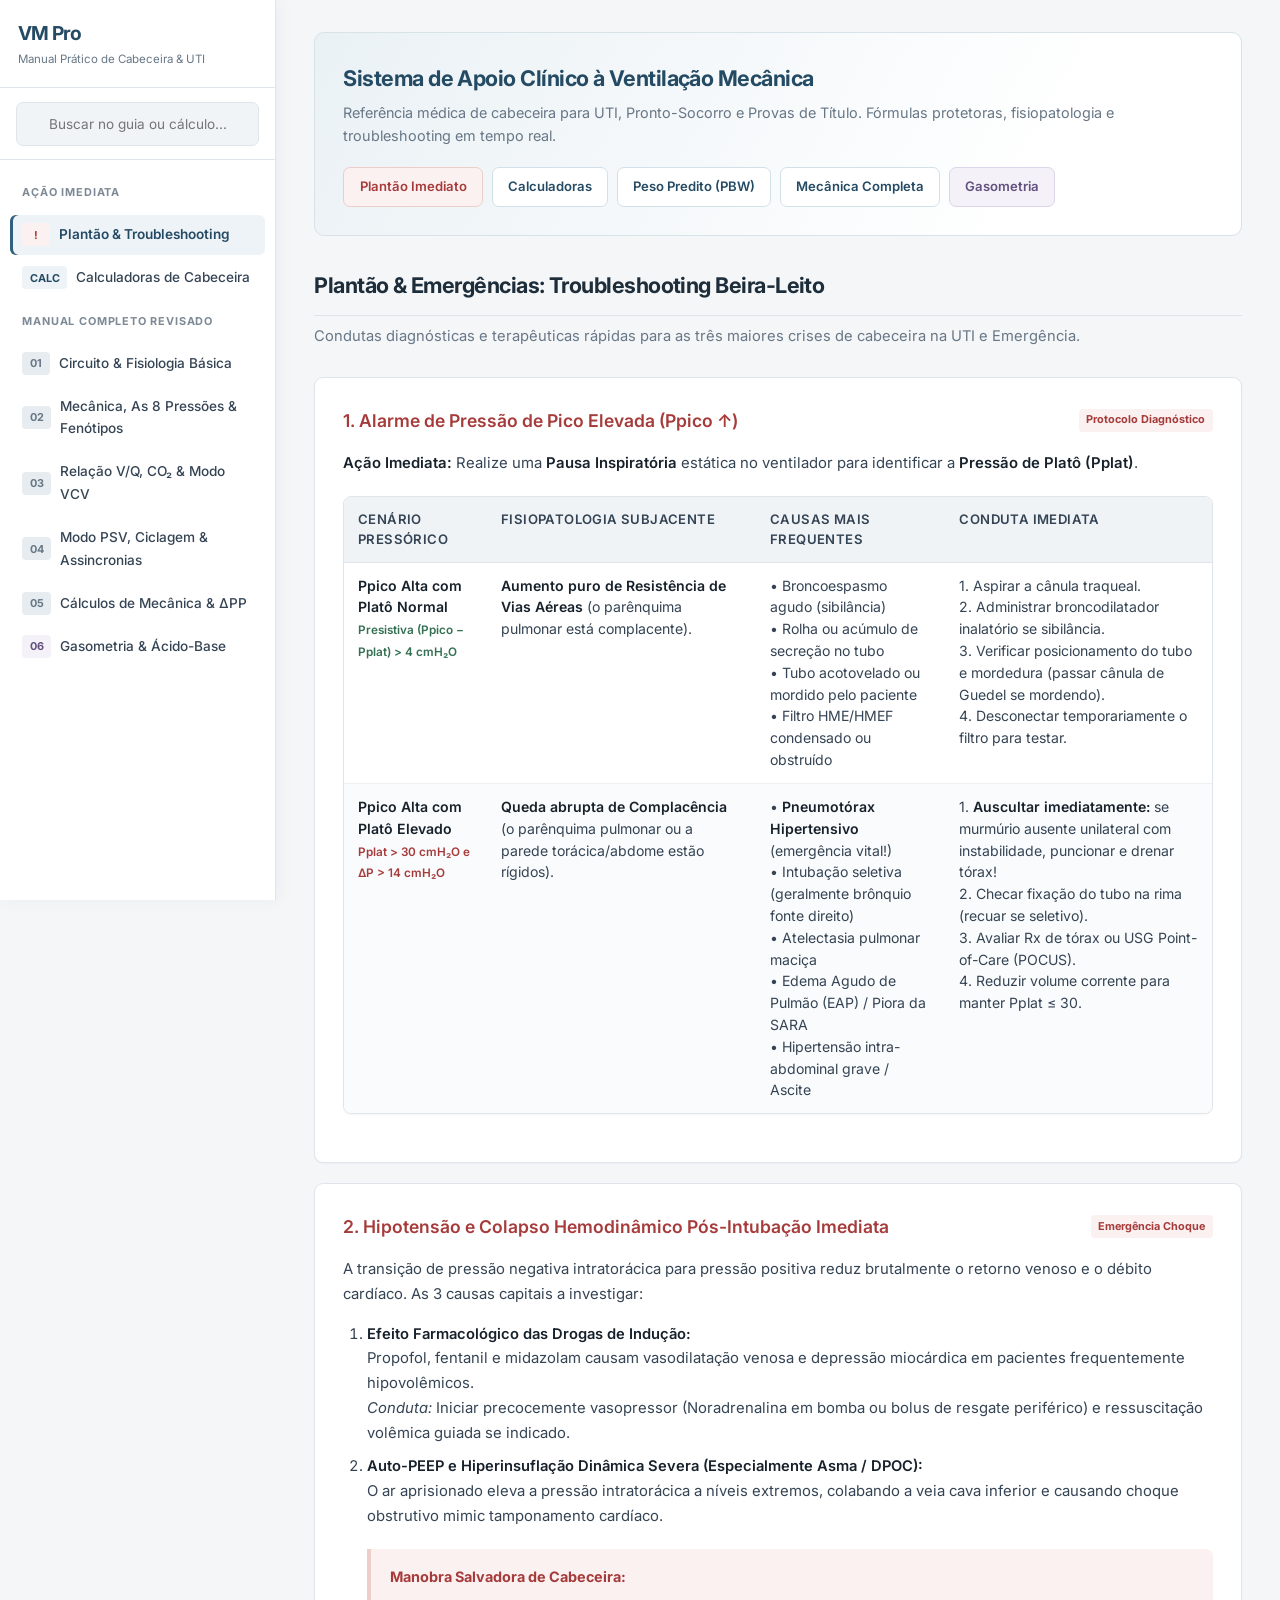
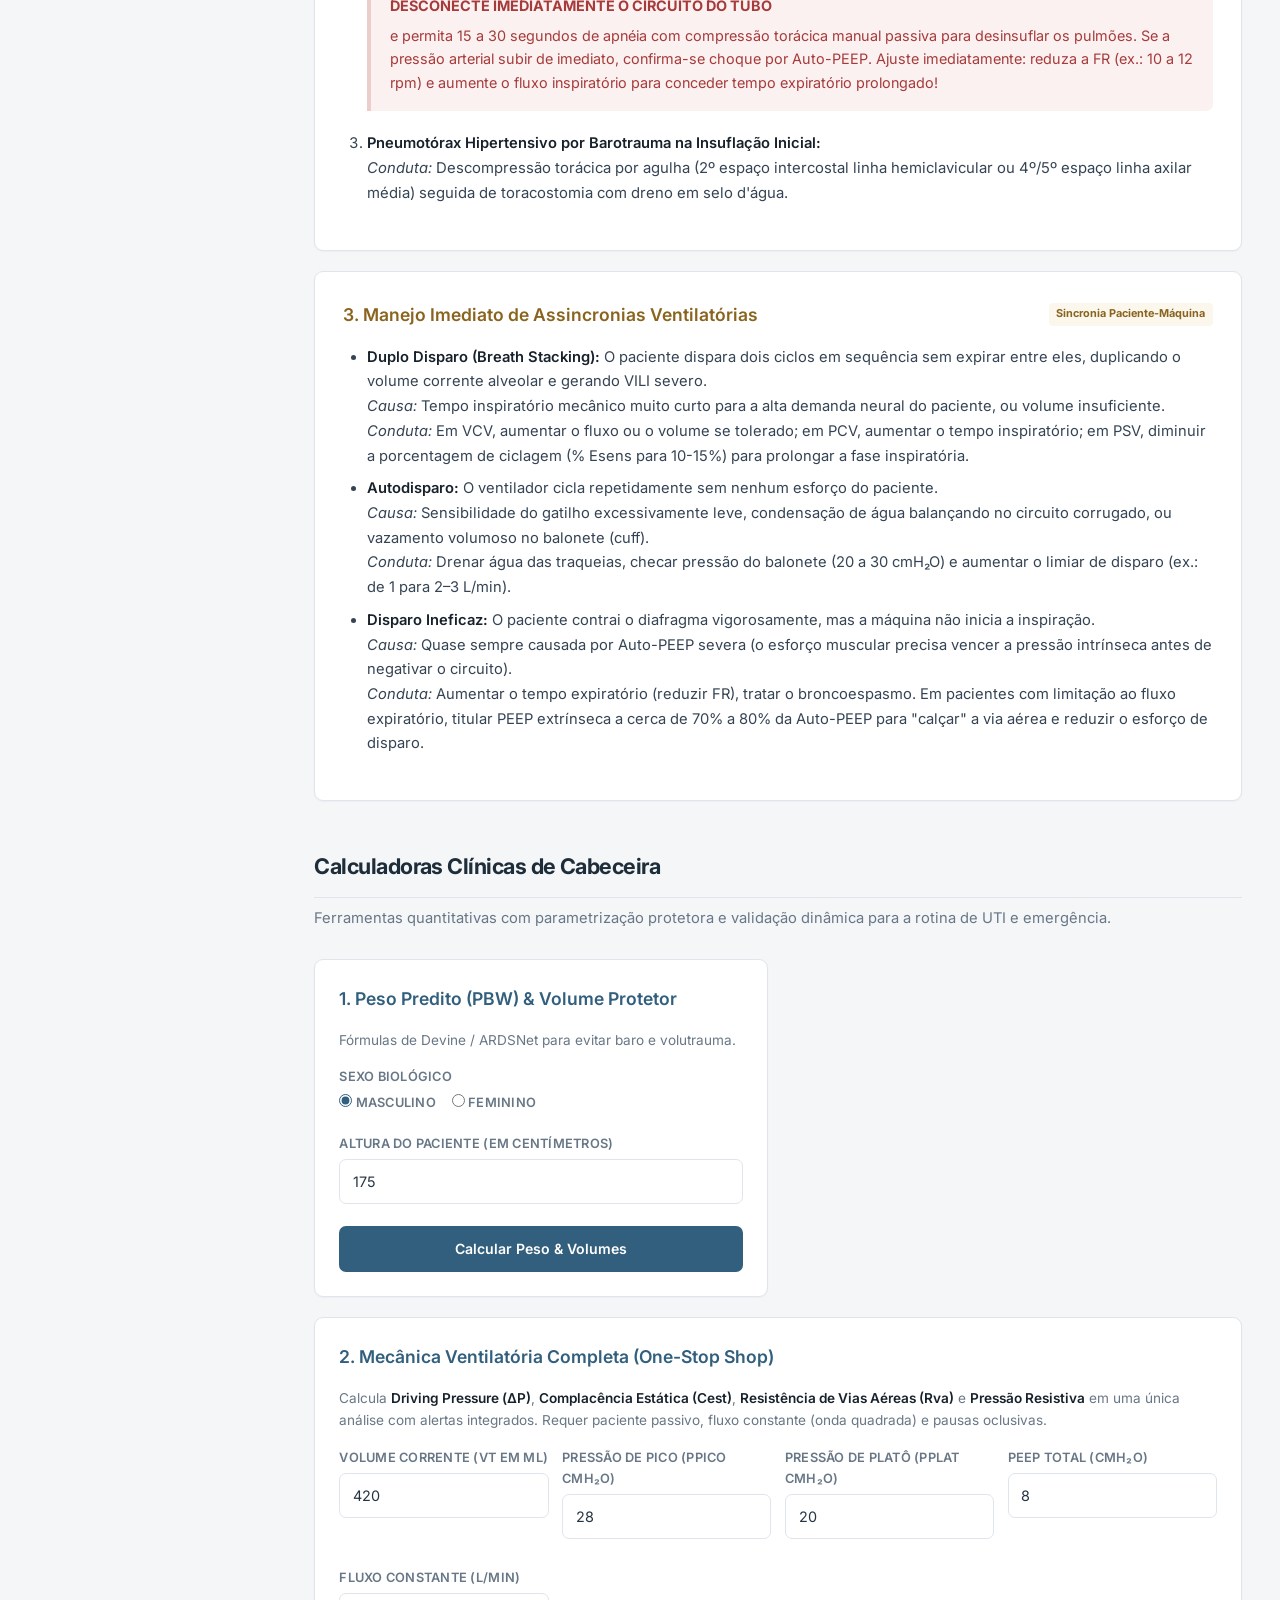
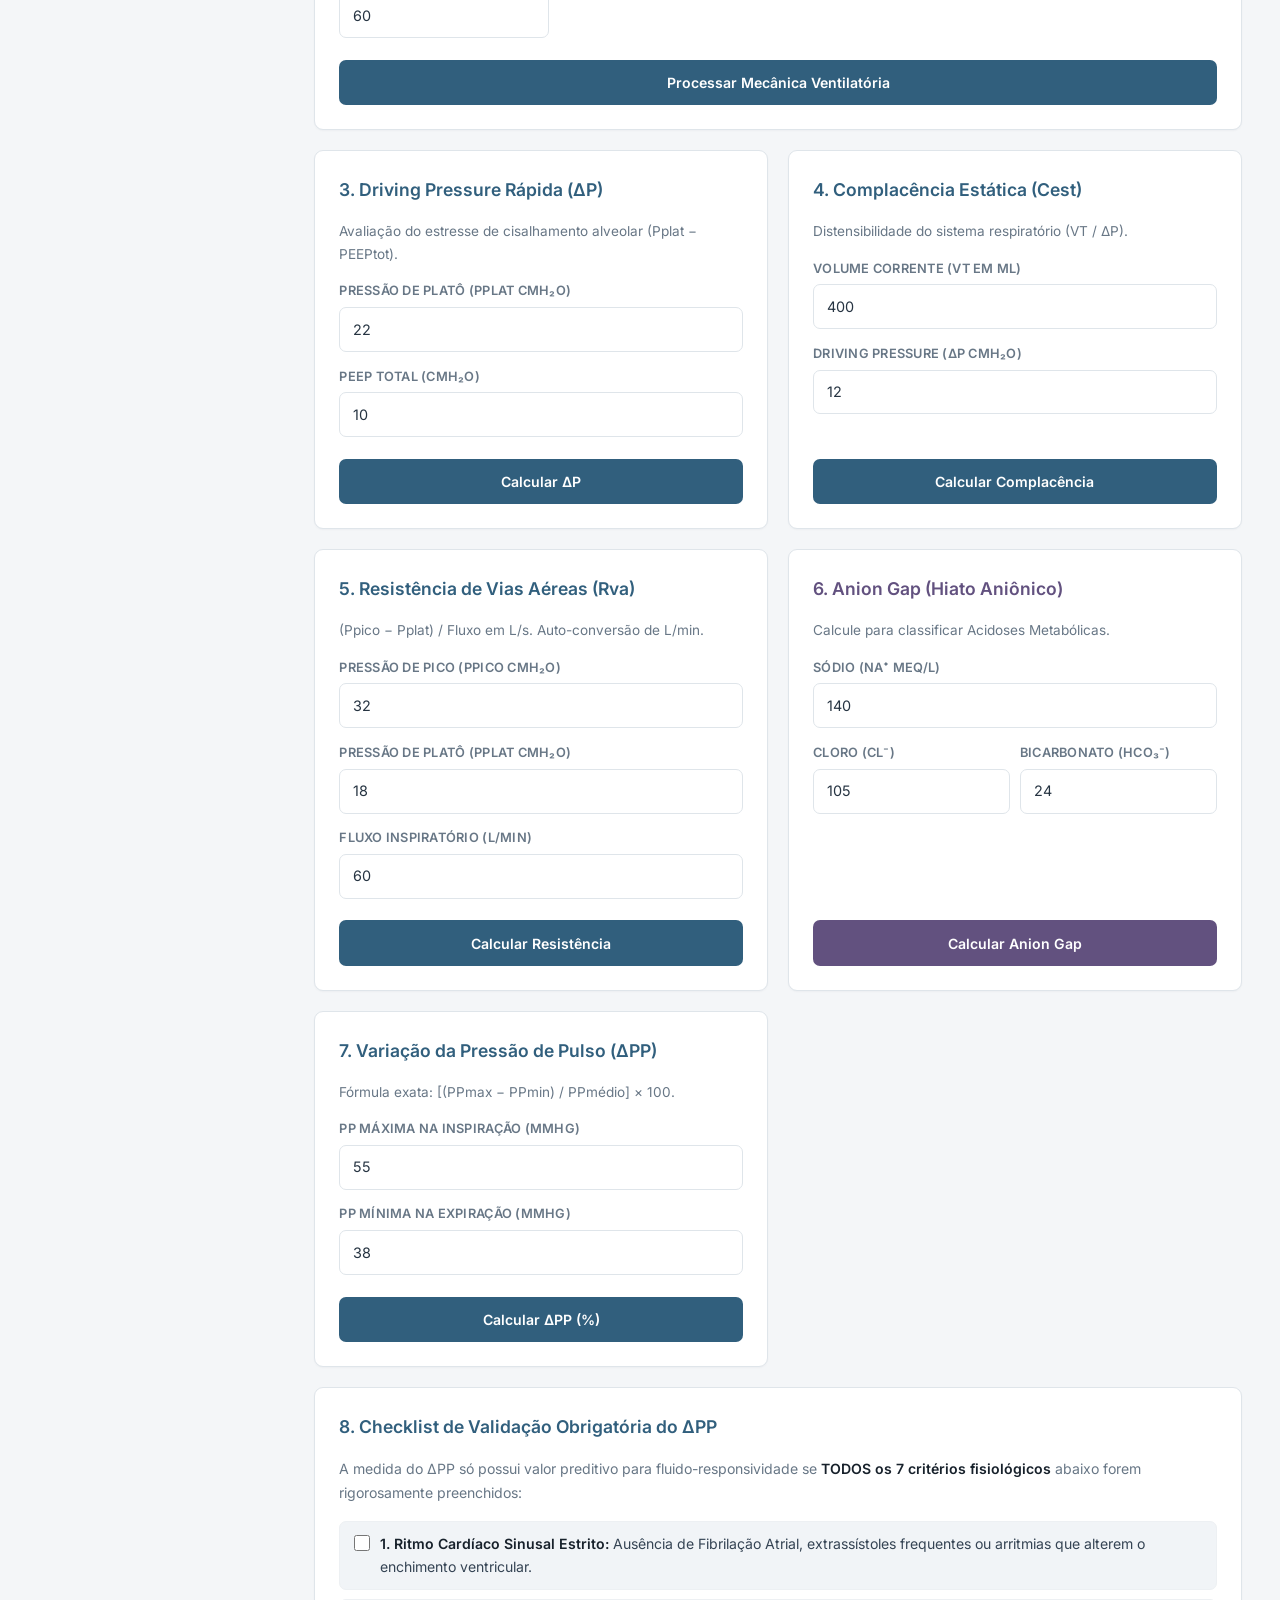
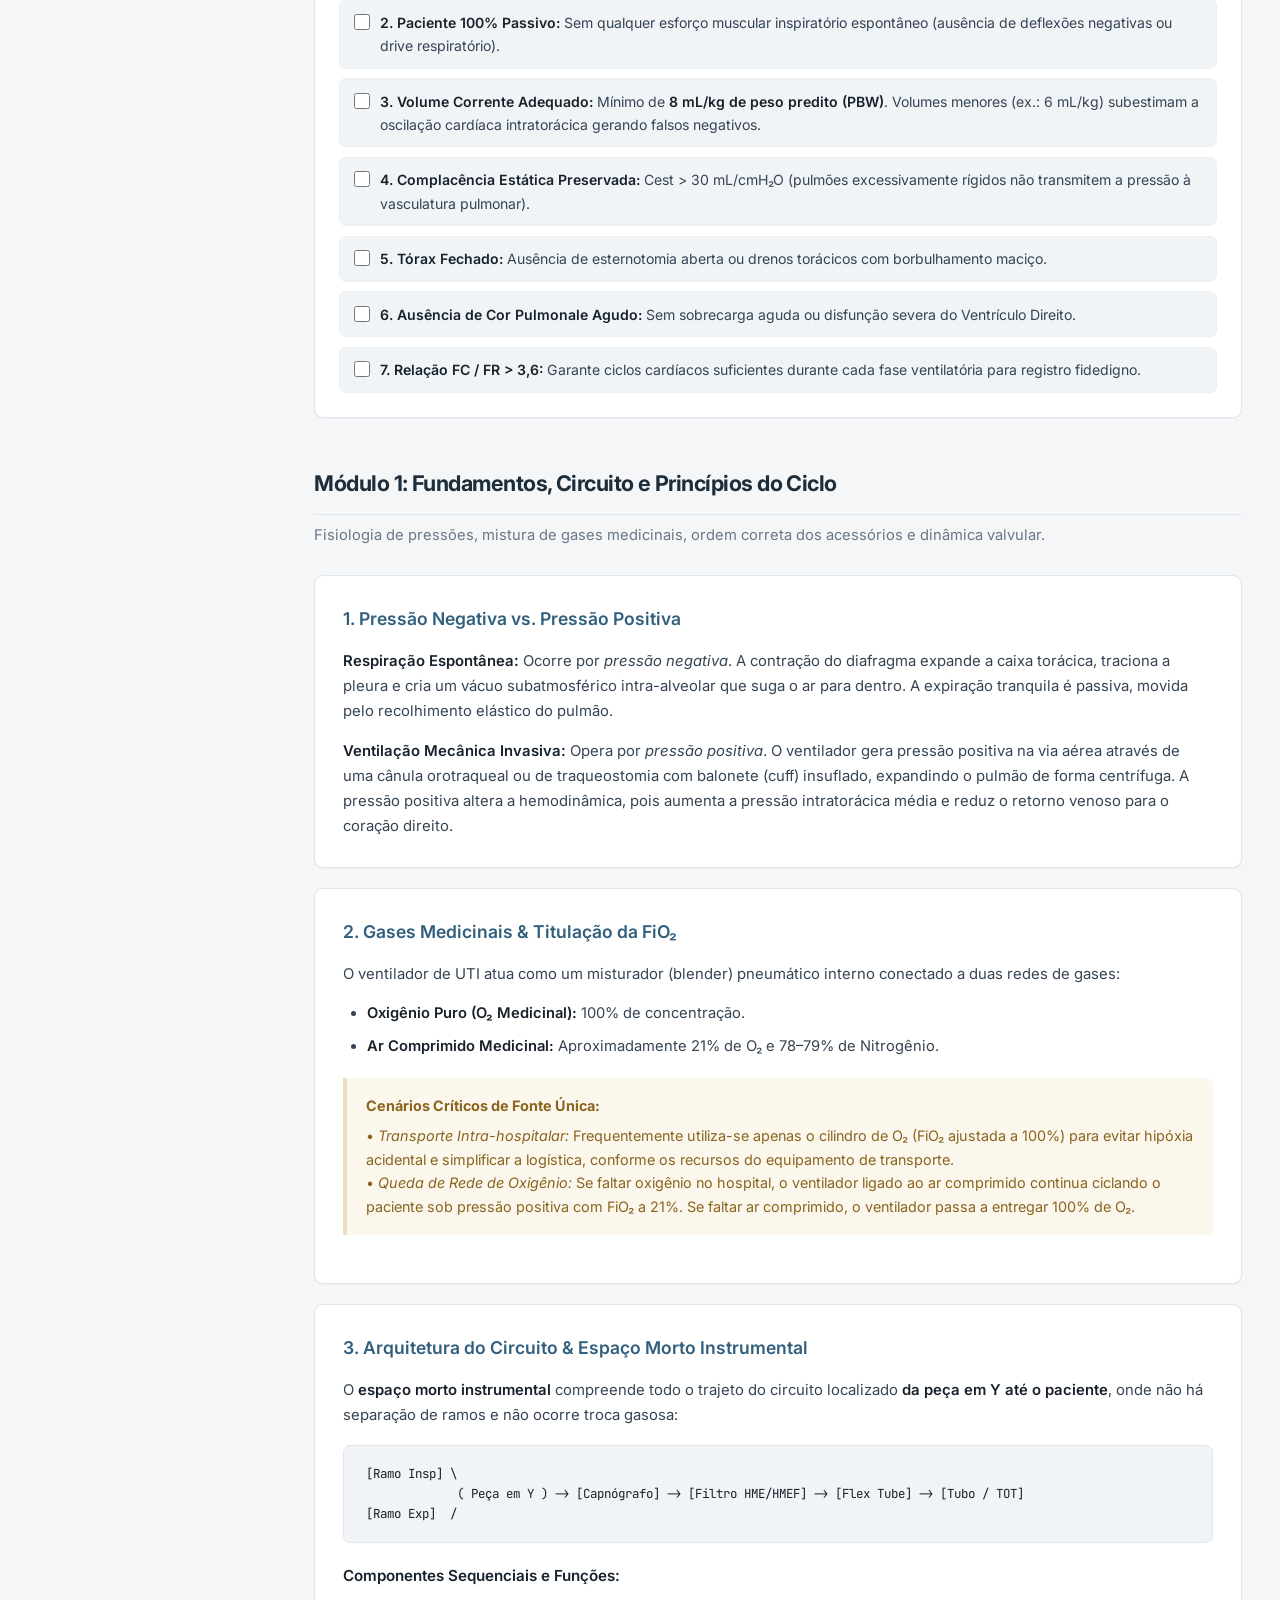
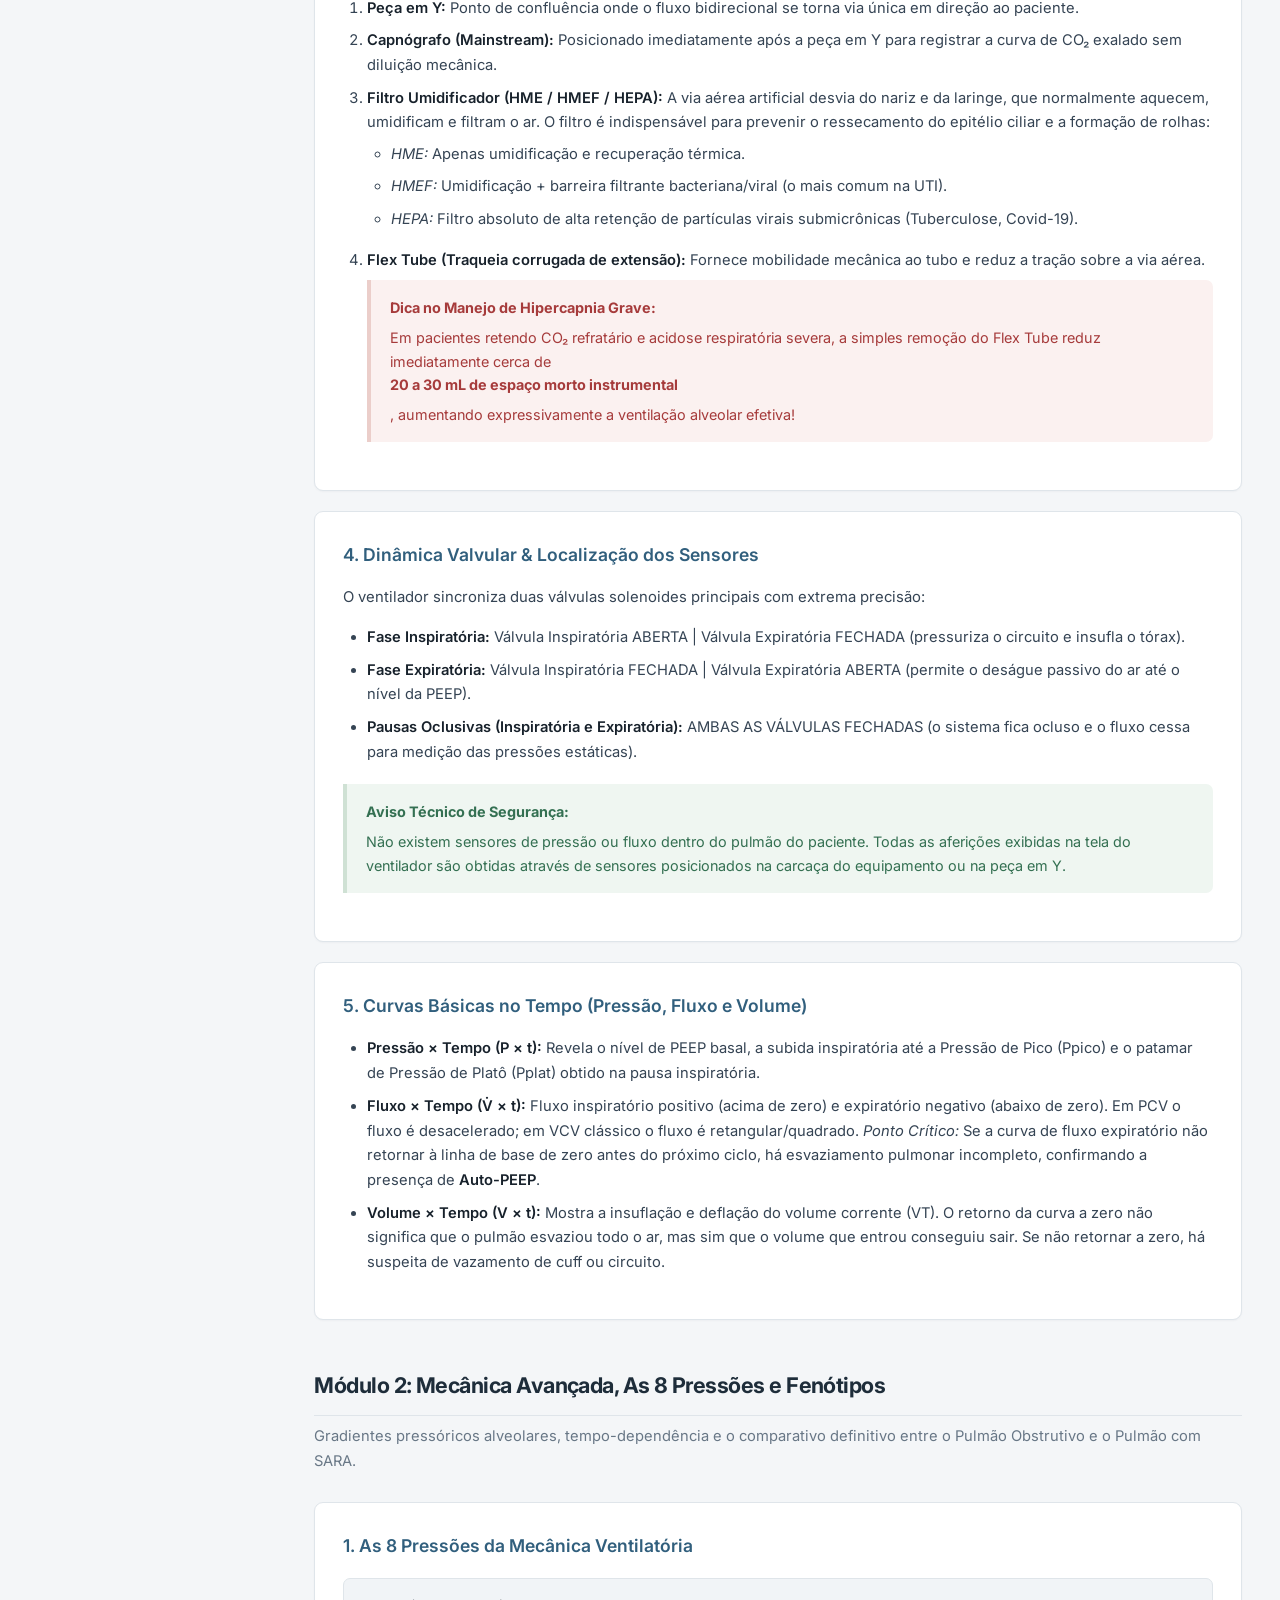
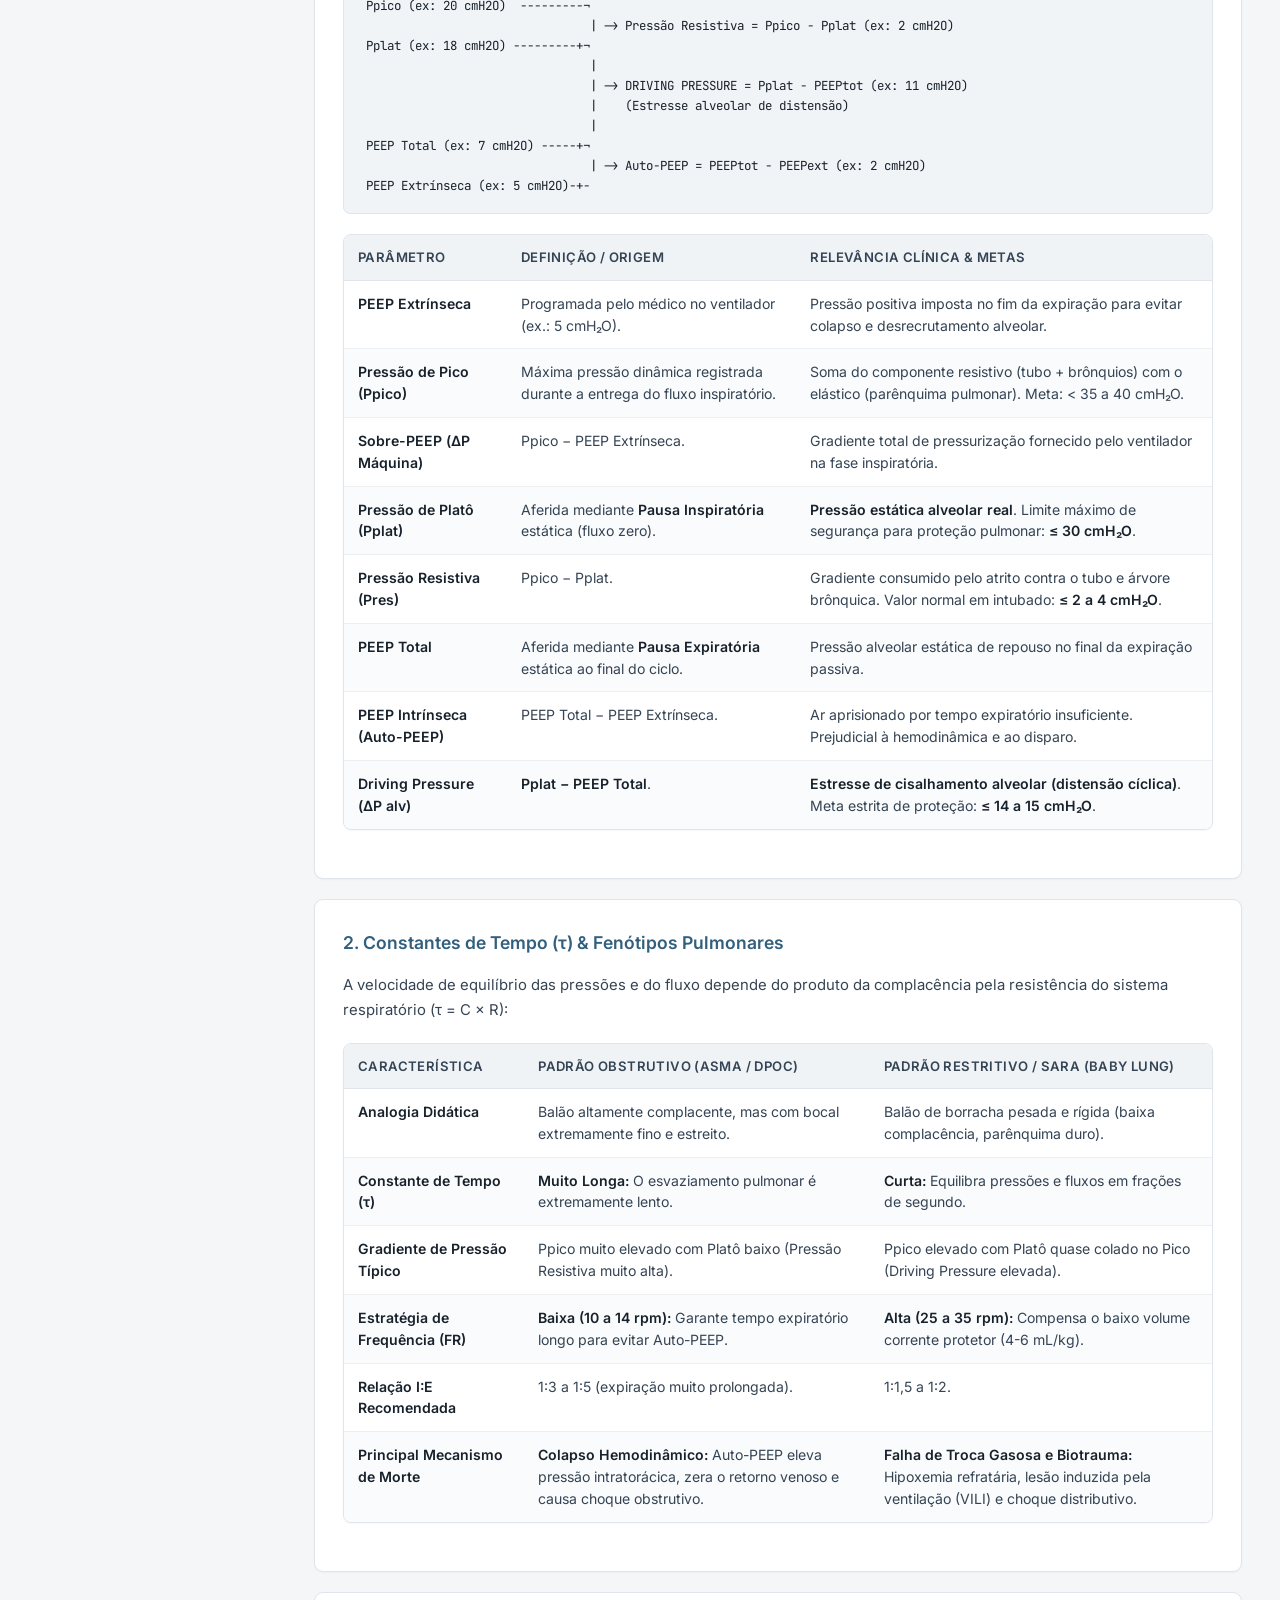
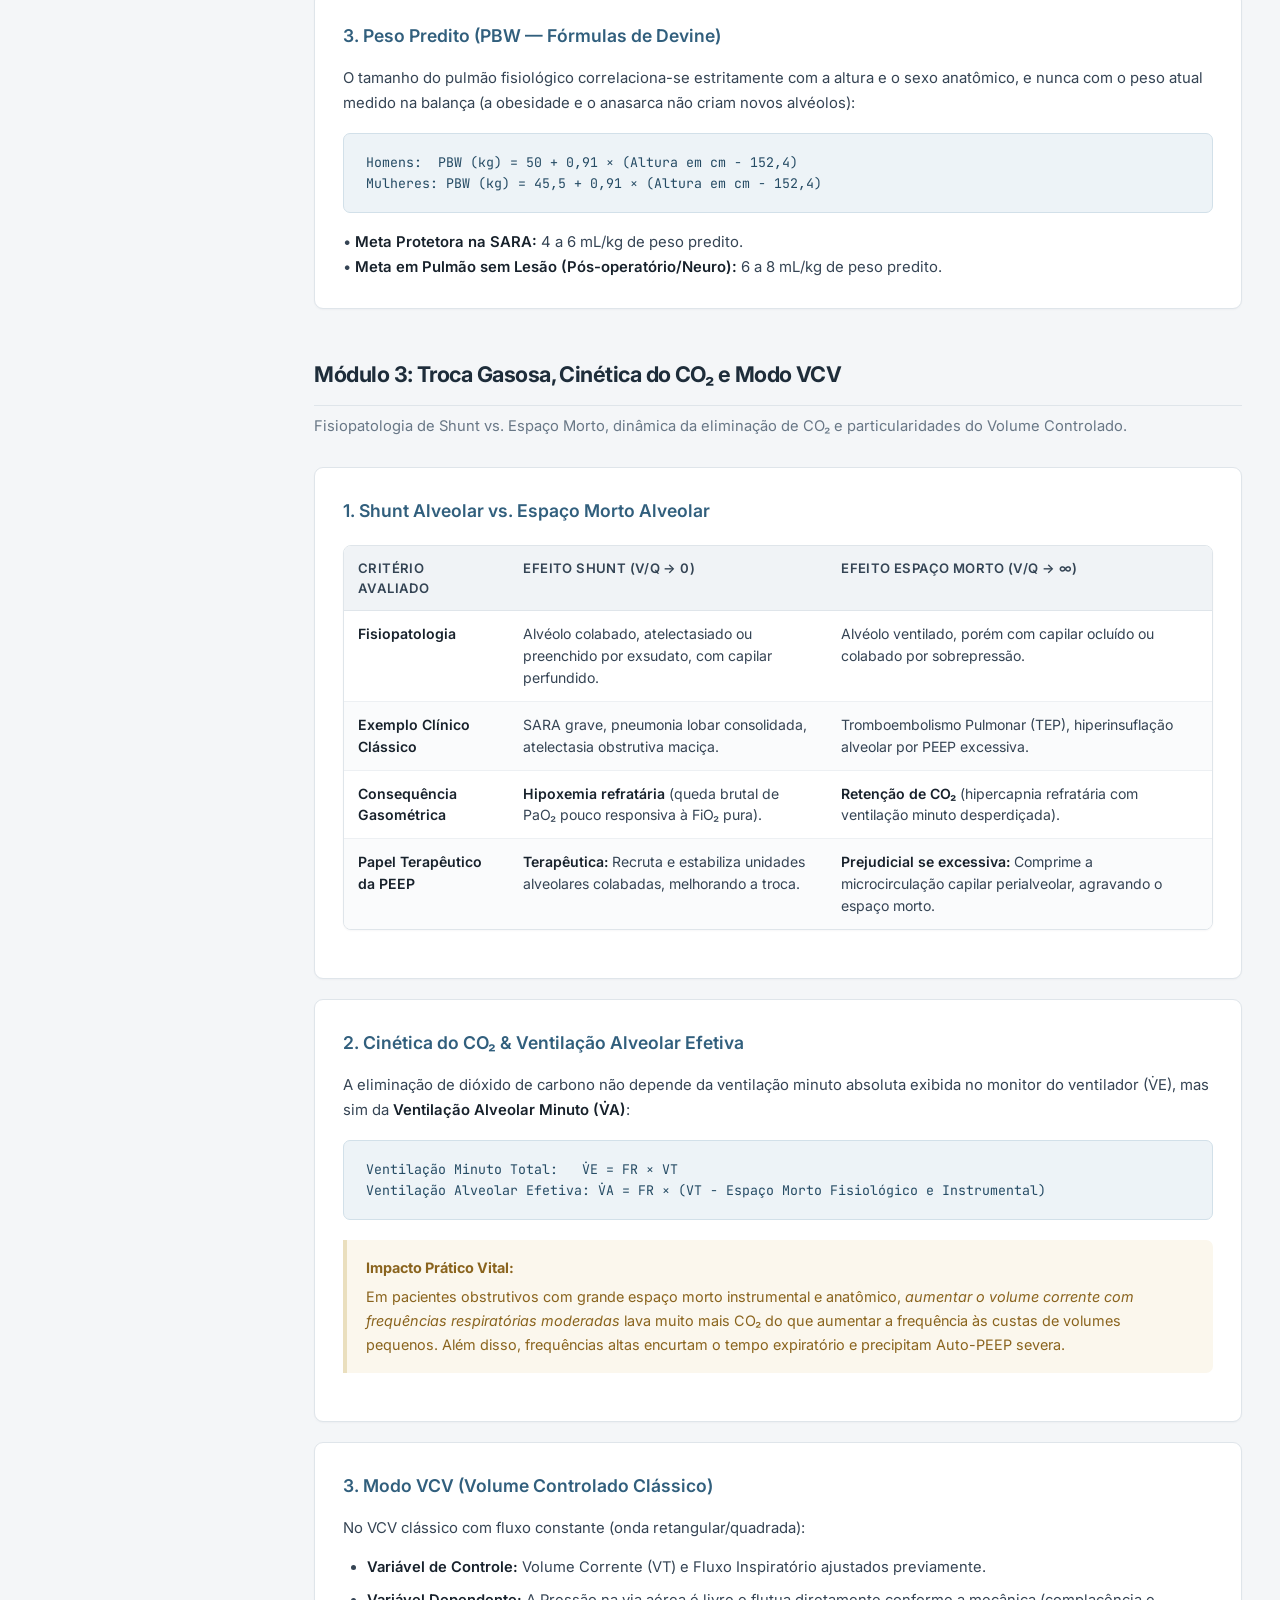
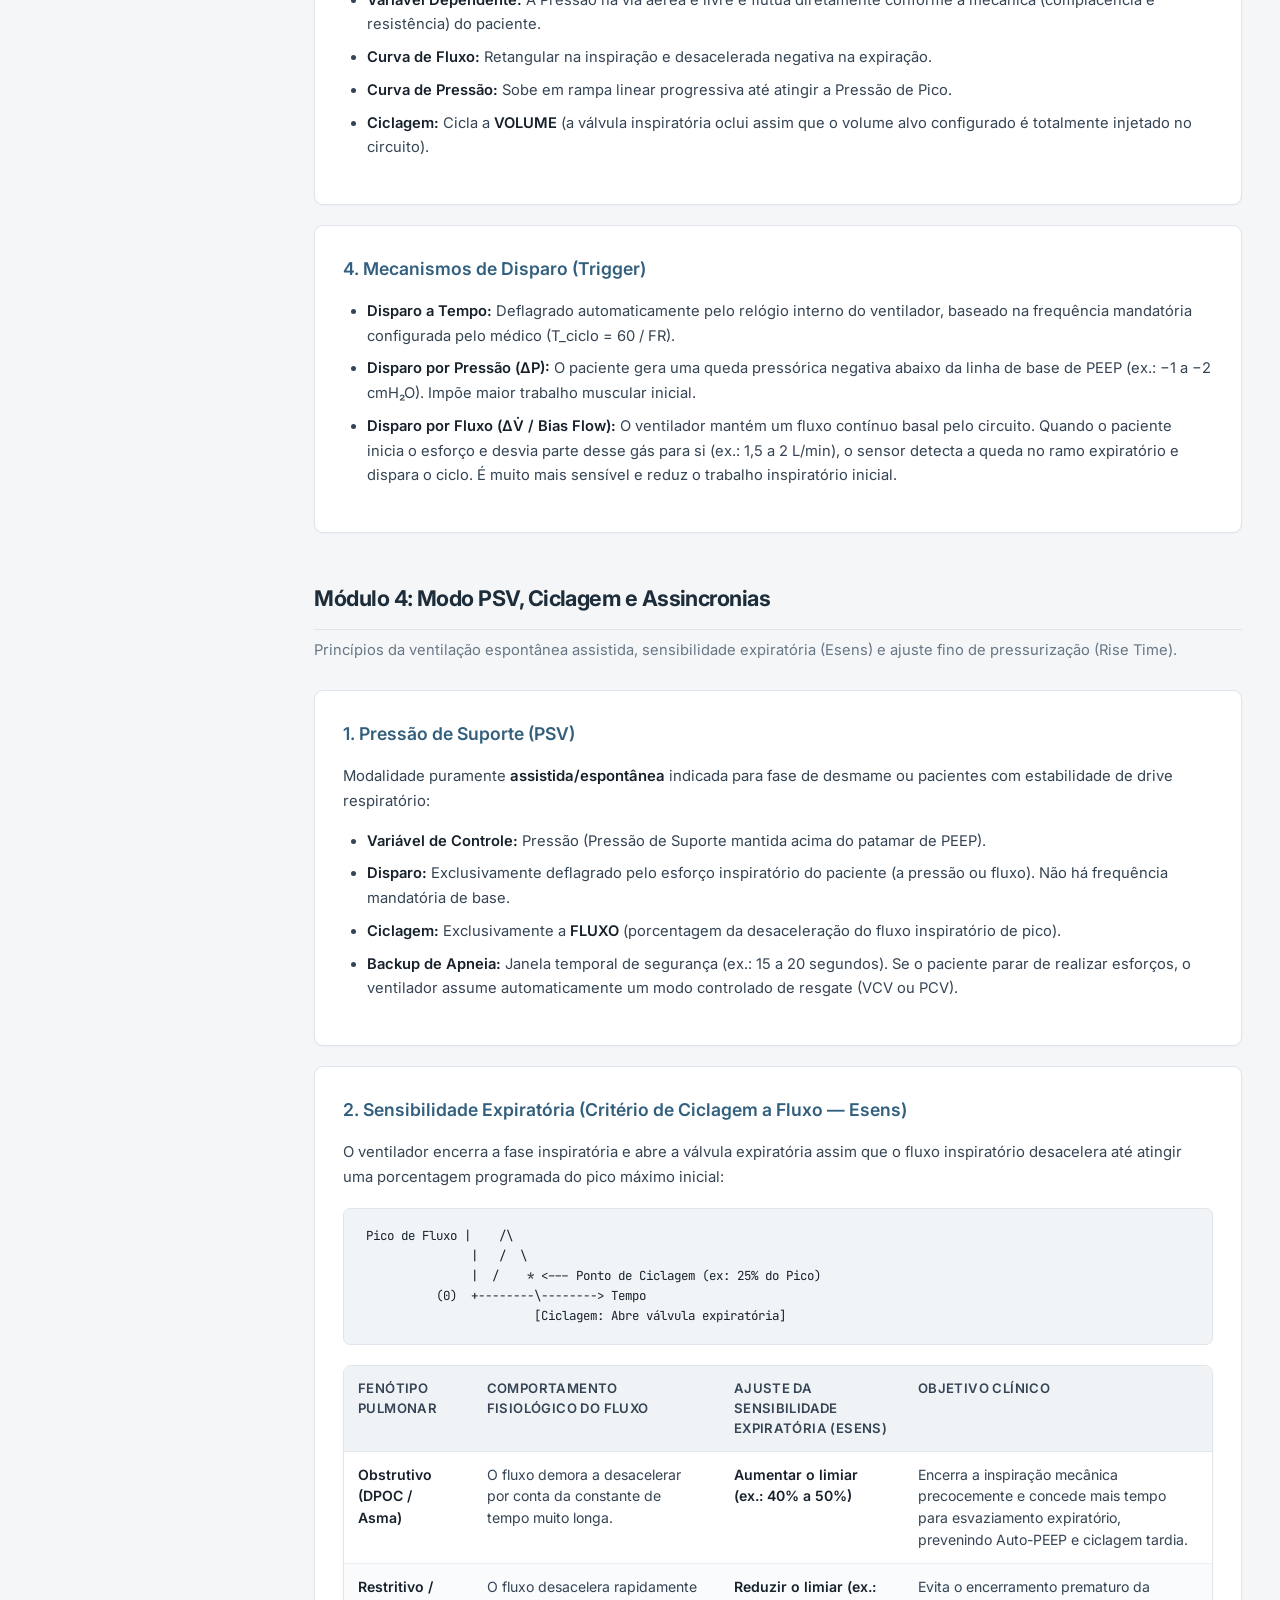
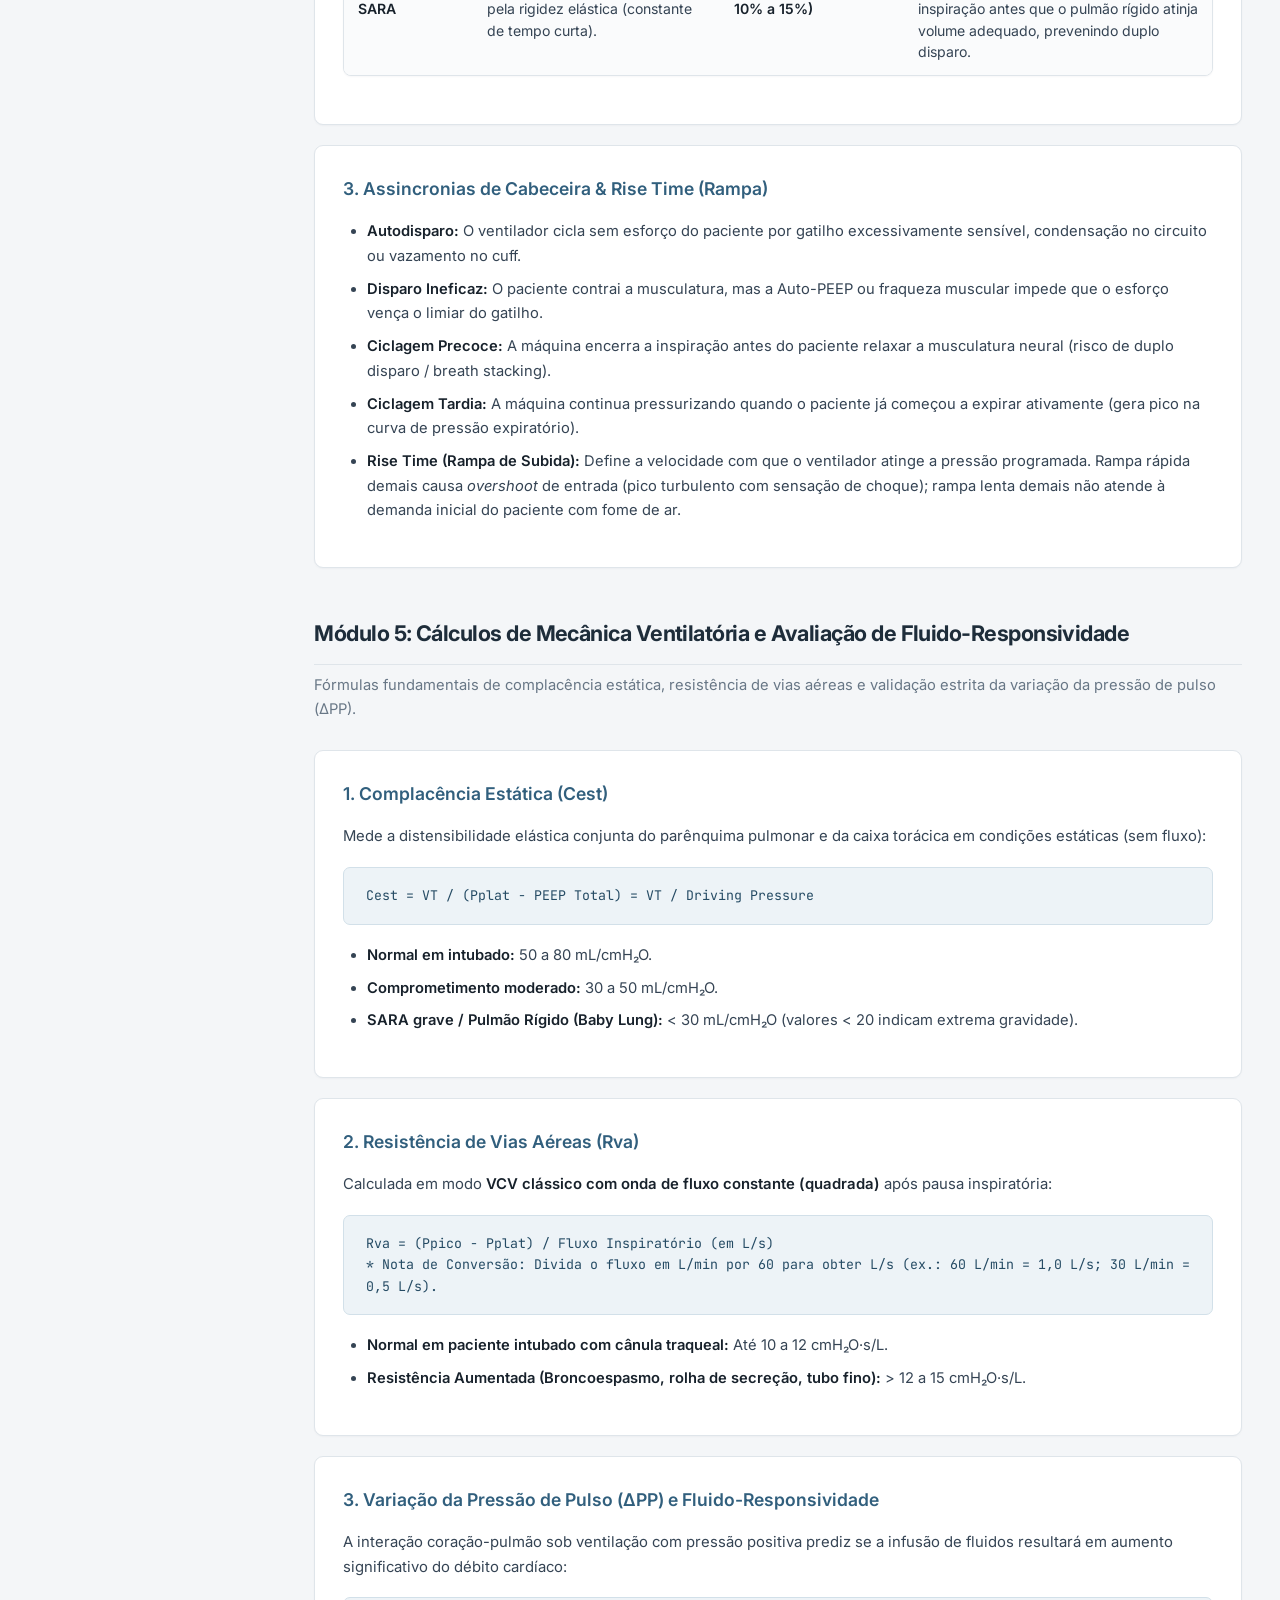
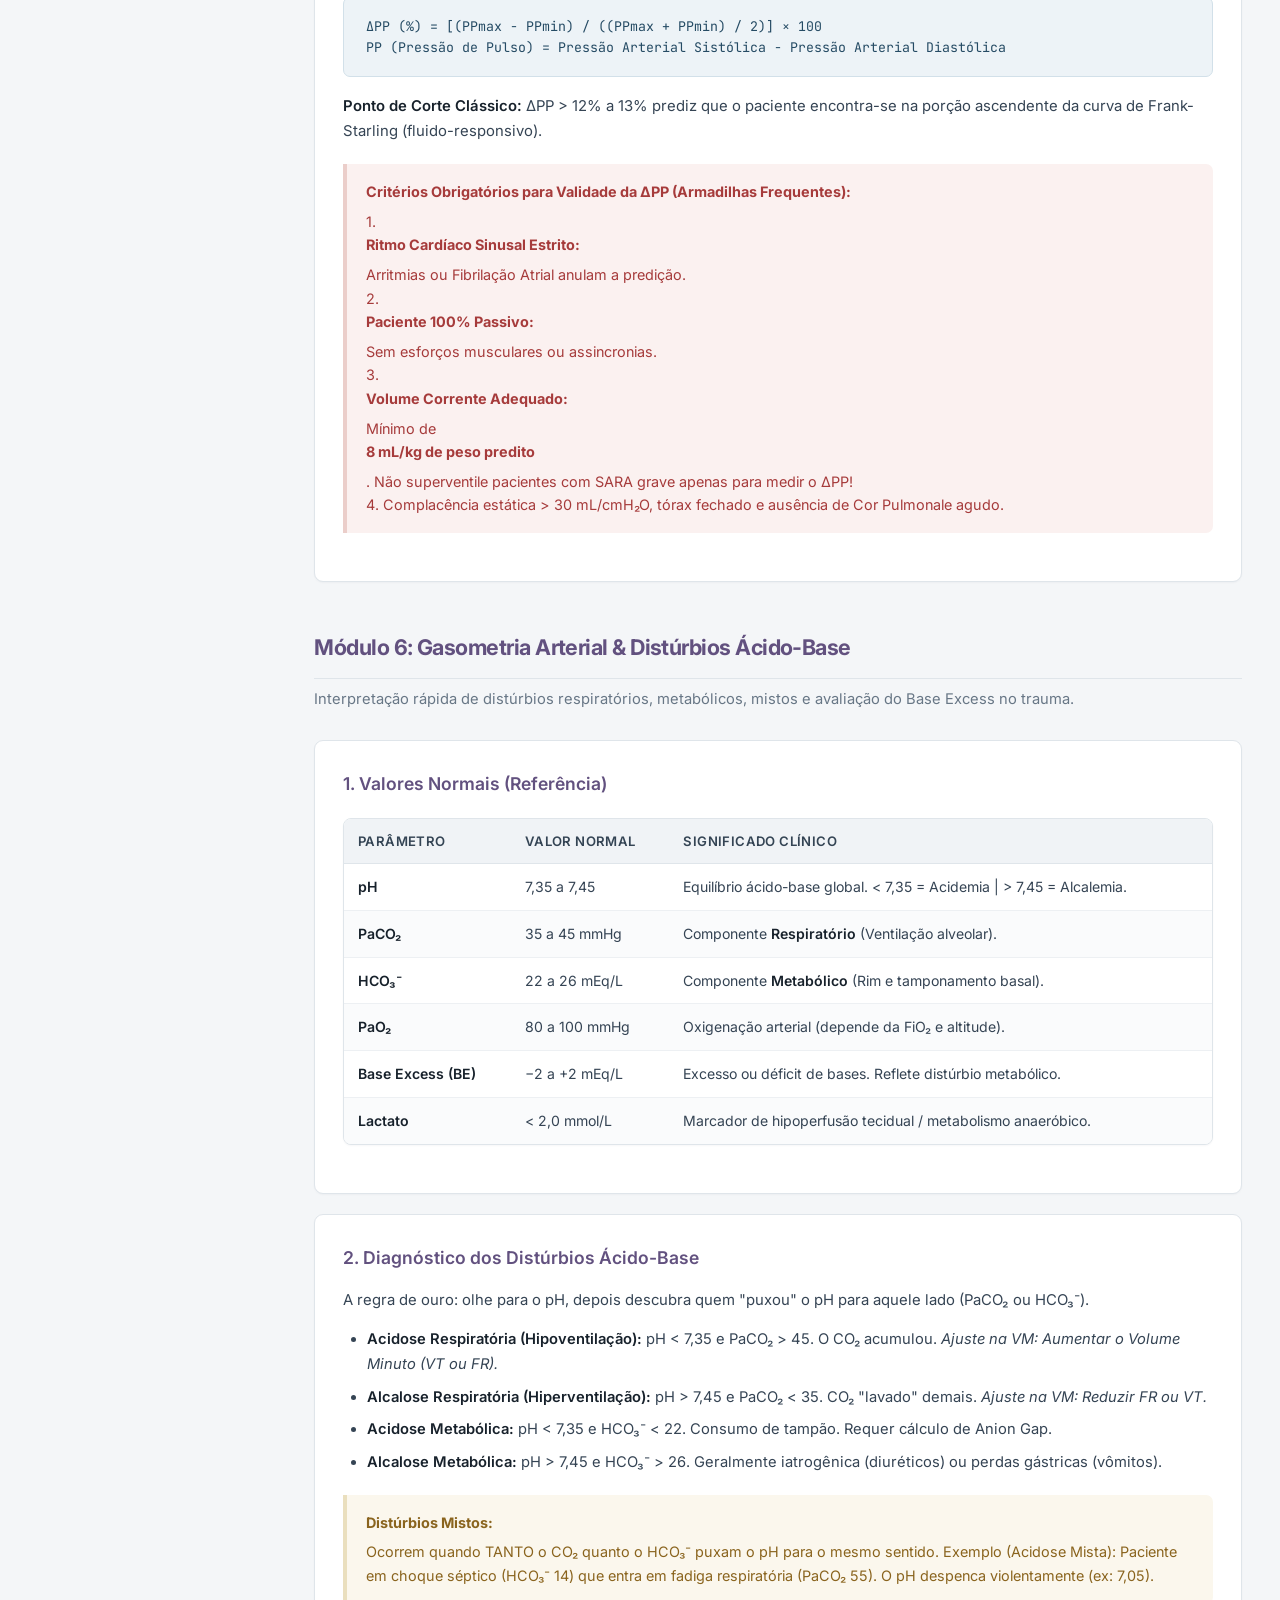
<file: index.html>
<!DOCTYPE html>
<html lang="pt-BR">
<head>
  <meta charset="UTF-8">
  <meta name="viewport" content="width=device-width, initial-scale=1.0">
  <title>VM Pro — Manual Clínico & Decisão em Ventilação Mecânica</title>
  <link rel="preconnect" href="https://fonts.googleapis.com">
  <link rel="preconnect" href="https://fonts.gstatic.com" crossorigin>
  <link href="https://fonts.googleapis.com/css2?family=Inter:wght@400;500;600;700;800&family=JetBrains+Mono:wght@400;500;700&display=swap" rel="stylesheet">
  <style>
:root {
  /* ========== BACKGROUNDS ========== */
  --bg-page: #f6f8fb;
  --bg-sidebar: #ffffff;
  --bg-card: #ffffff;
  --bg-card-hover: #fbfcfe;
  --bg-subtle: #f1f4f9;
  --bg-subtle-2: #e8edf4;

  /* ========== PRIMARY (soft professional blue) ========== */
  --primary: #3b7dd8;
  --primary-hover: #2a68bf;
  --primary-soft: #ebf2fb;
  --primary-border: #c5daf3;
  --primary-text: #1e4b8f;

  /* ========== TEXT ========== */
  --text-strong: #0f172a;
  --text-main: #1f2937;
  --text-body: #374151;
  --text-muted: #6b7280;
  --text-light: #9ca3af;

  /* ========== BORDERS ========== */
  --border: #e5e8ed;
  --border-strong: #d1d6de;
  --border-subtle: #eef1f5;

  /* ========== SEMANTIC ========== */
  --danger-text: #b91c1c;
  --danger-bg: #fef2f2;
  --danger-border: #fecaca;

  --warning-text: #a16207;
  --warning-bg: #fefce8;
  --warning-border: #fde68a;

  --success-text: #15803d;
  --success-bg: #f0fdf4;
  --success-border: #bbf7d0;

  --purple-text: #6d28d9;
  --purple-bg: #faf5ff;
  --purple-border: #e9d5ff;

  /* ========== SHADOWS ========== */
  --shadow-xs: 0 1px 2px rgba(15, 23, 42, 0.04);
  --shadow-sm: 0 1px 3px rgba(15, 23, 42, 0.06), 0 1px 2px rgba(15, 23, 42, 0.03);
  --shadow-md: 0 4px 6px -1px rgba(15, 23, 42, 0.06), 0 2px 4px -1px rgba(15, 23, 42, 0.03);
  --shadow-lg: 0 10px 15px -3px rgba(15, 23, 42, 0.07), 0 4px 6px -2px rgba(15, 23, 42, 0.03);

  --sidebar-width: 290px;
}

* { box-sizing: border-box; margin: 0; padding: 0; }
html { scroll-behavior: smooth; }

body {
  font-family: 'Inter', -apple-system, BlinkMacSystemFont, 'Segoe UI', Roboto, Helvetica, Arial, sans-serif;
  background-color: var(--bg-page);
  color: var(--text-body);
  min-height: 100vh;
  line-height: 1.65;
  -webkit-font-smoothing: antialiased;
  overflow-x: hidden;
}

/* ================= SIDEBAR ================= */
#sidebar {
  width: min(var(--sidebar-width), 85vw);
  background-color: var(--bg-sidebar);
  border-right: 1px solid var(--border);
  position: fixed;
  top: 0; bottom: 0; left: 0;
  display: flex;
  flex-direction: column;
  z-index: 120;
  overflow-y: auto;
  box-shadow: 2px 0 12px rgba(15, 23, 42, 0.04);
  transition: transform 0.3s ease;
}

.brand-header {
  padding: 1.25rem 1.2rem;
  border-bottom: 1px solid var(--border);
  display: flex;
  align-items: center;
  gap: 0.75rem;
}
.brand-icon { font-size: 1.8rem; line-height: 1; }
.brand-title { font-size: 1.2rem; font-weight: 700; color: var(--primary-text); letter-spacing: -0.02em; }
.brand-sub { font-size: 0.72rem; color: var(--text-muted); }

.btn-sidebar-close {
  display: none;
  margin-left: auto;
  width: 32px; height: 32px;
  border-radius: 6px;
  border: 1px solid var(--border);
  background: var(--bg-subtle);
  color: var(--text-body);
  cursor: pointer;
  font-size: 0.95rem;
  align-items: center;
  justify-content: center;
  flex-shrink: 0;
}
.btn-sidebar-close:hover { background: var(--danger-bg); color: var(--danger-text); }

.search-container { padding: 0.85rem 1rem; border-bottom: 1px solid var(--border); }
.search-input-wrapper { position: relative; display: flex; align-items: center; }
.search-input {
  width: 100%;
  padding: 0.6rem 0.75rem 0.6rem 2rem;
  border-radius: 8px;
  border: 1px solid var(--border);
  background-color: var(--bg-subtle);
  color: var(--text-main);
  font-size: 0.85rem;
  outline: none;
  transition: all 0.2s;
}
.search-input:focus {
  border-color: var(--primary);
  background-color: #fff;
  box-shadow: 0 0 0 3px var(--primary-soft);
}
.search-icon-inside { position: absolute; left: 0.7rem; font-size: 0.85rem; color: var(--text-muted); pointer-events: none; }

.nav-list { list-style: none; padding: 0.75rem 0.5rem; flex: 1; }
.nav-category {
  font-size: 0.68rem;
  font-weight: 700;
  text-transform: uppercase;
  color: var(--text-light);
  padding: 0.7rem 0.75rem 0.3rem;
  letter-spacing: 0.06em;
}
.nav-item { margin-bottom: 0.15rem; }
.nav-link {
  display: flex; align-items: center;
  padding: 0.55rem 0.75rem;
  color: var(--text-body);
  text-decoration: none;
  border-radius: 6px;
  font-size: 0.85rem;
  font-weight: 500;
  transition: all 0.15s ease;
  gap: 0.55rem;
}
.nav-link:hover {
  background-color: var(--bg-subtle);
  color: var(--primary-text);
}
.nav-link.active {
  background-color: var(--primary-soft);
  color: var(--primary-text);
  font-weight: 600;
}
.nav-badge {
  font-size: 0.68rem;
  font-weight: 700;
  background-color: var(--bg-subtle-2);
  color: var(--text-muted);
  padding: 0.15rem 0.45rem;
  border-radius: 4px;
  flex-shrink: 0;
  text-align: center;
  min-width: 28px;
}
.nav-badge.danger { background-color: var(--danger-bg); color: var(--danger-text); }
.nav-badge.accent { background-color: var(--primary-soft); color: var(--primary-text); }
.nav-badge.purple { background-color: var(--purple-bg); color: var(--purple-text); }

/* ================= MAIN ================= */
#main-content {
  margin-left: var(--sidebar-width);
  padding: 2.5rem 3rem 6rem;
  max-width: 1150px;
  min-width: 0;
}

.sidebar-backdrop {
  display: none;
  position: fixed;
  inset: 0;
  background: rgba(15, 23, 42, 0.35);
  z-index: 110;
  opacity: 0;
  transition: opacity 0.3s ease;
}
.sidebar-backdrop.active { display: block; opacity: 1; }

.mobile-header {
  display: none;
  background: rgba(255, 255, 255, 0.95);
  backdrop-filter: blur(12px);
  -webkit-backdrop-filter: blur(12px);
  color: var(--text-main);
  padding: 0.85rem 1.25rem;
  position: sticky;
  top: 0;
  z-index: 101;
  justify-content: space-between;
  align-items: center;
  border-bottom: 1px solid var(--border);
}
.mobile-header .brand-title { font-size: 1rem; color: var(--primary-text); }
.btn-mobile-toggle {
  background: var(--primary);
  border: none;
  color: white;
  padding: 0.45rem 0.85rem;
  border-radius: 6px;
  cursor: pointer;
  font-size: 0.82rem;
  font-weight: 600;
  transition: background 0.2s;
}
.btn-mobile-toggle:hover { background: var(--primary-hover); }

/* ================= HERO ================= */
.hero-banner {
  background: linear-gradient(135deg, var(--primary-soft) 0%, #ffffff 100%);
  border: 1px solid var(--primary-border);
  border-radius: 12px;
  padding: 1.75rem;
  margin-bottom: 2rem;
  display: flex;
  justify-content: space-between;
  align-items: center;
  flex-wrap: wrap;
  gap: 1.25rem;
  box-shadow: var(--shadow-sm);
}
.hero-banner-title { font-size: 1.35rem; font-weight: 700; color: var(--primary-text); margin-bottom: 0.35rem; }
.hero-banner-desc { font-size: 0.9rem; color: var(--text-muted); line-height: 1.55; }

.quick-action-pills { display: flex; gap: 0.5rem; flex-wrap: wrap; }
.pill-btn {
  display: inline-flex; align-items: center; gap: 0.4rem;
  padding: 0.5rem 0.95rem;
  border-radius: 20px;
  font-size: 0.82rem;
  font-weight: 600;
  text-decoration: none;
  background: #ffffff;
  color: var(--primary-text);
  border: 1px solid var(--primary-border);
  transition: all 0.2s;
}
.pill-btn:hover {
  background: var(--primary);
  color: #ffffff;
  border-color: var(--primary);
}
.pill-btn.emergency {
  background: var(--danger-bg);
  border-color: var(--danger-border);
  color: var(--danger-text);
}
.pill-btn.emergency:hover { background: var(--danger-text); color: #ffffff; border-color: var(--danger-text); }
.pill-btn.purple {
  background: var(--purple-bg);
  border-color: var(--purple-border);
  color: var(--purple-text);
}
.pill-btn.purple:hover { background: var(--purple-text); color: #ffffff; border-color: var(--purple-text); }

/* ================= SECTIONS & CARDS ================= */
.module-section { margin-bottom: 3.5rem; scroll-margin-top: 1.5rem; }
.section-title {
  font-size: 1.45rem;
  font-weight: 700;
  color: var(--text-strong);
  margin-bottom: 0.5rem;
  display: flex;
  align-items: center;
  gap: 0.6rem;
  padding-bottom: 0.75rem;
  border-bottom: 1px solid var(--border);
}
.section-desc { font-size: 0.92rem; color: var(--text-muted); margin-bottom: 1.75rem; }

.card {
  background: var(--bg-card);
  border: 1px solid var(--border);
  border-radius: 12px;
  padding: 1.75rem;
  margin-bottom: 1.25rem;
  box-shadow: var(--shadow-xs);
  transition: box-shadow 0.2s, border-color 0.2s;
}
.card:hover {
  box-shadow: var(--shadow-sm);
  border-color: var(--border-strong);
}
.card-header {
  font-size: 1.1rem;
  font-weight: 600;
  color: var(--primary-text);
  margin-bottom: 1rem;
  display: flex;
  justify-content: space-between;
  align-items: center;
  flex-wrap: wrap;
  gap: 0.5rem;
}
.card-header.danger { color: var(--danger-text); }
.card-header.warning { color: var(--warning-text); }
.card-header.purple { color: var(--purple-text); }

h4 {
  font-size: 0.95rem;
  font-weight: 600;
  color: var(--text-strong);
  margin: 1.25rem 0 0.5rem 0;
}

p {
  margin-bottom: 0.9rem;
  color: var(--text-body);
  font-size: 0.93rem;
  line-height: 1.7;
}
p:last-child { margin-bottom: 0; }

ul, ol {
  padding-left: 1.5rem;
  margin-bottom: 1rem;
  color: var(--text-body);
}
li {
  margin-bottom: 0.5rem;
  color: var(--text-body);
  font-size: 0.92rem;
  line-height: 1.65;
}
li > ul, li > ol { margin-top: 0.4rem; }

strong { color: var(--text-strong); font-weight: 600; }
em { color: var(--text-body); font-style: italic; }

/* ================= TABLES ================= */
.table-responsive {
  overflow-x: auto;
  margin: 1.25rem 0;
  border-radius: 10px;
  border: 1px solid var(--border);
  background: #ffffff;
  -webkit-overflow-scrolling: touch;
  box-shadow: var(--shadow-xs);
}
table {
  width: 100%;
  border-collapse: collapse;
  font-size: 0.88rem;
  text-align: left;
  min-width: 500px;
}
th, td {
  padding: 0.85rem 1rem;
  border-bottom: 1px solid var(--border-subtle);
  vertical-align: top;
  line-height: 1.55;
}
th {
  background-color: var(--bg-subtle);
  color: var(--text-strong);
  font-weight: 600;
  font-size: 0.82rem;
  text-transform: uppercase;
  letter-spacing: 0.03em;
  border-bottom: 1px solid var(--border);
}
tr:nth-child(even) td { background-color: #fbfcfe; }
tr:hover td { background-color: var(--bg-subtle); }
tr:last-child td { border-bottom: none; }

/* ================= CALLOUTS ================= */
.callout {
  border-left: 4px solid;
  padding: 1rem 1.15rem;
  border-radius: 0 8px 8px 0;
  margin: 1.25rem 0;
  font-size: 0.9rem;
  line-height: 1.65;
}
.callout-warning {
  background-color: var(--warning-bg);
  border-color: var(--warning-border);
  color: var(--warning-text);
}
.callout-danger {
  background-color: var(--danger-bg);
  border-color: var(--danger-border);
  color: var(--danger-text);
}
.callout-success {
  background-color: var(--success-bg);
  border-color: var(--success-border);
  color: var(--success-text);
}
.callout strong {
  display: block;
  margin-bottom: 0.35rem;
  font-weight: 700;
  color: inherit;
}
.callout em { color: inherit; }

/* ================= FORMULA / DIAGRAM BOXES ================= */
.formula-box, .diagram-box {
  background-color: var(--primary-soft);
  border: 1px solid var(--primary-border);
  color: var(--primary-text);
  padding: 1.1rem 1.35rem;
  border-radius: 8px;
  font-family: 'JetBrains Mono', 'Consolas', monospace;
  font-size: 0.83rem;
  margin: 1.1rem 0;
  overflow-x: auto;
  white-space: pre-wrap;
  line-height: 1.6;
  -webkit-overflow-scrolling: touch;
}
.diagram-box {
  background-color: var(--bg-subtle);
  border-color: var(--border);
  color: var(--text-strong);
  white-space: pre;
  font-size: 0.78rem;
}

/* ================= CALCULATORS ================= */
.calc-grid {
  display: grid;
  grid-template-columns: repeat(auto-fit, minmax(320px, 1fr));
  gap: 1.25rem;
  margin-top: 1rem;
}
.calc-item {
  background: var(--bg-card);
  border: 1px solid var(--border);
  border-radius: 12px;
  padding: 1.5rem;
  display: flex;
  flex-direction: column;
  justify-content: space-between;
  box-shadow: var(--shadow-xs);
  transition: box-shadow 0.2s, border-color 0.2s;
}
.calc-item:hover { box-shadow: var(--shadow-sm); border-color: var(--border-strong); }
.calc-item.full-width { grid-column: 1 / -1; }

.form-group { margin-bottom: 0.85rem; }
.form-group label {
  display: block;
  font-size: 0.8rem;
  font-weight: 600;
  color: var(--text-muted);
  margin-bottom: 0.35rem;
  text-transform: uppercase;
  letter-spacing: 0.02em;
}
.form-input, .form-select {
  width: 100%;
  padding: 0.6rem 0.8rem;
  border: 1px solid var(--border);
  border-radius: 7px;
  font-size: 0.9rem;
  font-family: inherit;
  outline: none;
  background: #ffffff;
  color: var(--text-main);
  transition: border-color 0.2s, box-shadow 0.2s;
}
.form-input:focus, .form-select:focus {
  border-color: var(--primary);
  box-shadow: 0 0 0 3px var(--primary-soft);
}

.radio-group { display: flex; gap: 1rem; margin-top: 0.25rem; flex-wrap: wrap; }
.radio-label {
  display: inline-flex;
  align-items: center;
  gap: 0.4rem;
  font-size: 0.88rem;
  color: var(--text-body);
  cursor: pointer;
}
.radio-label input { accent-color: var(--primary); }

.btn-calc {
  background-color: var(--primary);
  color: #ffffff;
  border: none;
  padding: 0.7rem 1rem;
  border-radius: 7px;
  font-size: 0.88rem;
  font-weight: 600;
  cursor: pointer;
  width: 100%;
  margin-top: 0.5rem;
  transition: background 0.15s, transform 0.1s;
}
.btn-calc:hover { background-color: var(--primary-hover); }
.btn-calc:active { transform: translateY(1px); }
.btn-calc.purple { background-color: var(--purple-text); }
.btn-calc.purple:hover { background-color: #5b21b6; }

.result-badge {
  margin-top: 1rem;
  padding: 0.9rem 1rem;
  border-radius: 8px;
  font-size: 0.88rem;
  line-height: 1.6;
  background-color: var(--bg-subtle);
  border: 1px solid var(--border);
  color: var(--text-body);
}
.result-badge.success { background-color: var(--success-bg); border-color: var(--success-border); color: var(--success-text); }
.result-badge.danger { background-color: var(--danger-bg); border-color: var(--danger-border); color: var(--danger-text); }
.result-badge.warning { background-color: var(--warning-bg); border-color: var(--warning-border); color: var(--warning-text); }
.result-badge strong { color: inherit; }

/* ================= CHECKLIST ================= */
.checklist-form { display: flex; flex-direction: column; gap: 0.6rem; margin-top: 1rem; }
.check-item {
  font-size: 0.88rem;
  display: flex;
  align-items: flex-start;
  gap: 0.65rem;
  cursor: pointer;
  background: var(--bg-subtle);
  padding: 0.65rem 0.85rem;
  border-radius: 7px;
  border: 1px solid var(--border-subtle);
  transition: background 0.2s, border-color 0.2s;
  color: var(--text-body);
}
.check-item:hover { background: var(--bg-subtle-2); border-color: var(--border); }
.check-item input[type="checkbox"] {
  width: 16px; height: 16px;
  accent-color: var(--primary);
  flex-shrink: 0;
  margin-top: 3px;
  cursor: pointer;
}

.validation-banner {
  margin-top: 1rem;
  padding: 0.9rem;
  border-radius: 8px;
  text-align: center;
  font-weight: 600;
  font-size: 0.9rem;
}
.validation-banner.valid {
  background: var(--success-bg);
  border: 1px solid var(--success-border);
  color: var(--success-text);
}
.validation-banner.invalid {
  background: var(--danger-bg);
  border: 1px solid var(--danger-border);
  color: var(--danger-text);
}

/* ================= BOTTOM NAV ================= */
.bottom-nav {
  display: none;
  position: fixed;
  bottom: 0; left: 0; width: 100%;
  background: rgba(255, 255, 255, 0.97);
  backdrop-filter: blur(16px);
  -webkit-backdrop-filter: blur(16px);
  border-top: 1px solid var(--border);
  justify-content: space-around;
  padding: 0.45rem 0;
  padding-bottom: calc(0.45rem + env(safe-area-inset-bottom));
  z-index: 95;
}
.bottom-nav-item {
  background: none;
  border: none;
  color: var(--text-muted);
  display: flex;
  flex-direction: column;
  align-items: center;
  gap: 0.2rem;
  cursor: pointer;
  flex: 1;
  text-decoration: none;
  font-size: 0.7rem;
  font-weight: 600;
  transition: color 0.2s;
  padding: 0.25rem 0;
}
.bottom-nav-item.active, .bottom-nav-item:hover { color: var(--primary); }
.bottom-nav-item .icon { font-size: 1.2rem; }
.bottom-nav-item.purple.active, .bottom-nav-item.purple:hover { color: var(--purple-text); }

/* ================= RESPONSIVE ================= */
@media (max-width: 900px) {
  #sidebar { transform: translateX(-100%); }
  #sidebar.open { transform: translateX(0); }
  .btn-sidebar-close { display: flex; }
  #main-content { margin-left: 0; padding: 1rem 1rem 6rem; max-width: 100%; }
  .mobile-header { display: flex; }
  .bottom-nav { display: flex; }
  .calc-grid { grid-template-columns: 1fr; }
  .module-section { scroll-margin-top: 5rem; }
  .table-responsive {
    border-left: none;
    border-right: none;
    border-radius: 0;
    margin-left: -1rem;
    margin-right: -1rem;
    padding: 0 1rem;
  }
  table { min-width: 460px; }
  .hero-banner { padding: 1.35rem; }
  .hero-banner-title { font-size: 1.15rem; }
  .card { padding: 1.25rem; }
  .section-title { font-size: 1.2rem; }
  .formula-box, .diagram-box { font-size: 0.75rem; }
}

@media (max-width: 380px) {
  .brand-sub { display: none; }
  .bottom-nav-item { font-size: 0.65rem; }
}
  
/* ================= REFINAMENTO VISUAL E RESPONSIVIDADE ================= */
:root {
  --bg-page: #f4f6f8;
  --bg-sidebar: #ffffff;
  --bg-card: #ffffff;
  --bg-card-hover: #f8fafc;
  --bg-subtle: #f1f4f7;
  --bg-subtle-2: #e7ecf1;
  --primary: #315f7d;
  --primary-hover: #254b64;
  --primary-soft: #edf3f7;
  --primary-border: #d2e0e9;
  --primary-text: #254b64;
  --text-strong: #17212b;
  --text-main: #263442;
  --text-body: #354454;
  --text-muted: #687786;
  --text-light: #8793a0;
  --border: #dfe5ea;
  --border-strong: #cbd4dc;
  --border-subtle: #edf0f3;
  --danger-text: #a63b3b;
  --danger-bg: #fbf1f0;
  --danger-border: #ebceca;
  --warning-text: #8a641e;
  --warning-bg: #fbf7ed;
  --warning-border: #eadfbe;
  --success-text: #347052;
  --success-bg: #eff6f1;
  --success-border: #cfe1d4;
  --purple-text: #62517f;
  --purple-bg: #f4f1f8;
  --purple-border: #ddd5e9;
  --sidebar-width: 276px;
  --shadow-xs: 0 1px 2px rgba(25, 42, 58, .035);
  --shadow-sm: 0 2px 8px rgba(25, 42, 58, .055);
  --shadow-md: 0 5px 16px rgba(25, 42, 58, .07);
}
html { scroll-padding-top: 1rem; }
body { background: var(--bg-page); color: var(--text-body); }
button, input, select { font: inherit; }
:focus-visible { outline: 3px solid rgba(49,95,125,.28); outline-offset: 2px; }
#sidebar {
  width: var(--sidebar-width);
  box-shadow: 3px 0 18px rgba(25,42,58,.045);
}
.brand-header { padding: 1.15rem 1.1rem; }
.brand-title { letter-spacing: -.035em; }
.nav-list { padding-inline: .65rem; }
.nav-category { color: #7d8995; letter-spacing: .075em; }
.nav-link { min-height: 40px; }
.nav-link.active { box-shadow: inset 3px 0 0 var(--primary); }
.nav-badge { font-family: 'Inter', sans-serif; }
#main-content {
  width: min(100% - var(--sidebar-width), 1320px);
  max-width: 1320px;
  padding: 2rem clamp(1.25rem, 3vw, 3rem) 6rem;
}
.hero-banner {
  background: linear-gradient(120deg, #eaf1f5 0%, #ffffff 78%);
  border-color: #d7e2e9;
  border-radius: 10px;
  box-shadow: none;
}
.hero-banner-title { color: #254b64; letter-spacing: -.025em; }
.quick-action-pills { gap: .55rem; }
.pill-btn { border-radius: 7px; box-shadow: none; }
.pill-btn.emergency { background: #fbf1f0; }
.module-section { margin-bottom: 3rem; }
.section-title {
  color: #1e2d3a;
  font-size: 1.35rem;
  letter-spacing: -.025em;
  gap: .45rem;
}
.card, .calc-item {
  border-radius: 9px;
  box-shadow: 0 1px 2px rgba(25,42,58,.035);
}
.card:hover, .calc-item:hover { box-shadow: 0 3px 12px rgba(25,42,58,.055); }
.card-header { color: #315f7d; }
.card-header.danger { color: var(--danger-text); }
.card-header.warning { color: var(--warning-text); }
.card-header.purple { color: var(--purple-text); }
p, li { line-height: 1.68; }
.table-responsive { border-radius: 8px; }
table { min-width: 560px; }
th { background: #f0f3f6; color: #344454; }
th, td { padding: .75rem .85rem; }
tr:nth-child(even) td { background: #fafbfc; }
.callout { border-radius: 0 7px 7px 0; }
.formula-box, .diagram-box {
  border-radius: 7px;
  overflow-wrap: anywhere;
}
.calc-grid { grid-template-columns: repeat(auto-fit, minmax(min(100%, 300px), 1fr)); }
.calc-item { min-width: 0; }
.form-input, .form-select, .search-input {
  min-height: 42px;
  border-radius: 7px;
}
.btn-calc { min-height: 44px; border-radius: 7px; }
.result-badge { border-radius: 7px; overflow-wrap: anywhere; }
.check-item { border-radius: 7px; }
.bottom-nav-item { min-width: 0; }
.bottom-nav-item .icon { display: none; }
.mobile-header { min-height: 58px; padding-inline: 1rem; }
.btn-mobile-toggle {
  background: #315f7d;
  border-radius: 7px;
  min-height: 38px;
}
@media (min-width: 901px) {
  #sidebar { width: var(--sidebar-width); }
  #main-content { margin-left: var(--sidebar-width); }
}
@media (max-width: 900px) {
  #main-content {
    width: 100%;
    margin-left: 0;
    padding: 1rem 1rem calc(6.5rem + env(safe-area-inset-bottom));
  }
  .mobile-header { position: sticky; top: 0; }
  .hero-banner { padding: 1.2rem; gap: 1rem; }
  .hero-banner > div:first-child { min-width: 0 !important; }
  .quick-action-pills { width: 100%; }
  .pill-btn { flex: 1 1 auto; justify-content: center; }
  .calc-grid { grid-template-columns: minmax(0, 1fr); }
  .calc-item { padding: 1.1rem; }
  .card { padding: 1.1rem; }
  .table-responsive {
    max-width: calc(100vw - 2rem);
    margin-left: 0;
    margin-right: 0;
    padding: 0;
    border: 1px solid var(--border);
    border-radius: 7px;
  }
  table { min-width: 560px; }
  .bottom-nav {
    padding: .45rem .25rem calc(.45rem + env(safe-area-inset-bottom));
    gap: .15rem;
  }
  .bottom-nav-item {
    font-size: .72rem;
    min-height: 42px;
    justify-content: center;
  }
}
@media (max-width: 480px) {
  #main-content { padding-inline: .8rem; }
  .mobile-header { padding-inline: .8rem; }
  .hero-banner-title { font-size: 1.05rem; }
  .hero-banner-desc, .section-desc { font-size: .86rem; }
  .section-title { font-size: 1.08rem; align-items: flex-start; }
  .card-header { font-size: 1rem; }
  .quick-action-pills { display: grid; grid-template-columns: 1fr 1fr; }
  .pill-btn { font-size: .76rem; padding: .5rem .55rem; }
  .form-group label { font-size: .74rem; }
  .formula-box, .diagram-box { font-size: .72rem; padding: .85rem; }
  .bottom-nav-item { font-size: .66rem; }
}
@media (prefers-reduced-motion: reduce) {
  *, *::before, *::after { scroll-behavior: auto !important; transition-duration: .01ms !important; }
}

  </style>
</head>
<body>

  <!-- ================= MOBILE HEADER ================= -->
  <header class="mobile-header">
    <div style="display:flex; align-items:center; gap:0.5rem;">
      <span class="brand-title">VM Pro UTI</span>
    </div>
    <button class="btn-mobile-toggle" onclick="toggleSidebar()" aria-label="Abrir menu"> Menu</button>
  </header>

  <div id="sidebarBackdrop" class="sidebar-backdrop" onclick="closeSidebarMobile()"></div>

  <!-- ================= SIDEBAR ================= -->
  <aside id="sidebar">
    <div class="brand-header">
      
      <div>
        <div class="brand-title">VM Pro</div>
        <div class="brand-sub">Manual Prático de Cabeceira & UTI</div>
      </div>
      <button class="btn-sidebar-close" onclick="closeSidebarMobile()" aria-label="Fechar menu"></button>
    </div>

    <div class="search-container">
      <div class="search-input-wrapper">
        
        <input type="text" id="filterNav" class="search-input" placeholder="Buscar no guia ou cálculo..." oninput="filterContent()">
      </div>
    </div>

    <ul class="nav-list">
      <li class="nav-category">Ação Imediata</li>
      <li class="nav-item">
        <a href="#plantao" class="nav-link active" onclick="closeSidebarMobile()">
          <span class="nav-badge danger">!</span> Plantão &amp; Troubleshooting
        </a>
      </li>
      <li class="nav-item">
        <a href="#calculadoras" class="nav-link" onclick="closeSidebarMobile()">
          <span class="nav-badge accent">CALC</span> Calculadoras de Cabeceira
        </a>
      </li>

      <li class="nav-category">Manual Completo Revisado</li>
      <li class="nav-item">
        <a href="#mod1" class="nav-link" onclick="closeSidebarMobile()">
          <span class="nav-badge">01</span> Circuito & Fisiologia Básica
        </a>
      </li>
      <li class="nav-item">
        <a href="#mod2" class="nav-link" onclick="closeSidebarMobile()">
          <span class="nav-badge">02</span> Mecânica, As 8 Pressões & Fenótipos
        </a>
      </li>
      <li class="nav-item">
        <a href="#mod3" class="nav-link" onclick="closeSidebarMobile()">
          <span class="nav-badge">03</span> Relação V/Q, CO₂ & Modo VCV
        </a>
      </li>
      <li class="nav-item">
        <a href="#mod4" class="nav-link" onclick="closeSidebarMobile()">
          <span class="nav-badge">04</span> Modo PSV, Ciclagem & Assincronias
        </a>
      </li>
      <li class="nav-item">
        <a href="#mod5" class="nav-link" onclick="closeSidebarMobile()">
          <span class="nav-badge">05</span> Cálculos de Mecânica & ΔPP
        </a>
      </li>
      <li class="nav-item">
        <a href="#mod6" class="nav-link" onclick="closeSidebarMobile()">
          <span class="nav-badge purple">06</span> Gasometria & Ácido-Base
        </a>
      </li>
    </ul>
  </aside>

  <!-- ================= MAIN CONTENT ================= -->
  <main id="main-content">

    <!-- HERO -->
    <div class="hero-banner">
      <div style="flex:1; min-width:280px;">
        <div class="hero-banner-title">Sistema de Apoio Clínico à Ventilação Mecânica</div>
        <div class="hero-banner-desc">Referência médica de cabeceira para UTI, Pronto-Socorro e Provas de Título. Fórmulas protetoras, fisiopatologia e troubleshooting em tempo real.</div>
      </div>
      <div class="quick-action-pills">
        <a href="#plantao" class="pill-btn emergency"> Plantão Imediato</a>
        <a href="#calculadoras" class="pill-btn"> Calculadoras</a>
        <a href="#calc-pbw" class="pill-btn"> Peso Predito (PBW)</a>
        <a href="#calc-mech-all" class="pill-btn"> Mecânica Completa</a>
        <a href="#mod6" class="pill-btn purple"> Gasometria</a>
      </div>
    </div>

    <!-- ==================== PLANTÃO ==================== -->
    <section id="plantao" class="module-section">
      <h2 class="section-title"> Plantão & Emergências: Troubleshooting Beira-Leito</h2>
      <p class="section-desc">Condutas diagnósticas e terapêuticas rápidas para as três maiores crises de cabeceira na UTI e Emergência.</p>

      <!-- Crise 1 -->
      <div class="card">
        <div class="card-header danger">
          <span>1. Alarme de Pressão de Pico Elevada (Ppico ↑)</span>
          <span class="nav-badge danger">Protocolo Diagnóstico</span>
        </div>
        <p><strong>Ação Imediata:</strong> Realize uma <strong>Pausa Inspiratória</strong> estática no ventilador para identificar a <strong>Pressão de Platô (Pplat)</strong>.</p>

        <div class="table-responsive">
          <table>
            <thead>
              <tr>
                <th>Cenário Pressórico</th>
                <th>Fisiopatologia Subjacente</th>
                <th>Causas Mais Frequentes</th>
                <th>Conduta Imediata</th>
              </tr>
            </thead>
            <tbody>
              <tr>
                <td><strong>Ppico Alta com Platô Normal</strong><br><small style="color: var(--success-text); font-weight: 600;">Presistiva (Ppico − Pplat) &gt; 4 cmH₂O</small></td>
                <td><strong>Aumento puro de Resistência de Vias Aéreas</strong> (o parênquima pulmonar está complacente).</td>
                <td>
                  • Broncoespasmo agudo (sibilância)<br>
                  • Rolha ou acúmulo de secreção no tubo<br>
                  • Tubo acotovelado ou mordido pelo paciente<br>
                  • Filtro HME/HMEF condensado ou obstruído
                </td>
                <td>
                  1. Aspirar a cânula traqueal.<br>
                  2. Administrar broncodilatador inalatório se sibilância.<br>
                  3. Verificar posicionamento do tubo e mordedura (passar cânula de Guedel se mordendo).<br>
                  4. Desconectar temporariamente o filtro para testar.
                </td>
              </tr>
              <tr>
                <td><strong>Ppico Alta com Platô Elevado</strong><br><small style="color: var(--danger-text); font-weight: 600;">Pplat &gt; 30 cmH₂O e ΔP &gt; 14 cmH₂O</small></td>
                <td><strong>Queda abrupta de Complacência</strong> (o parênquima pulmonar ou a parede torácica/abdome estão rígidos).</td>
                <td>
                  • <strong>Pneumotórax Hipertensivo</strong> (emergência vital!)<br>
                  • Intubação seletiva (geralmente brônquio fonte direito)<br>
                  • Atelectasia pulmonar maciça<br>
                  • Edema Agudo de Pulmão (EAP) / Piora da SARA<br>
                  • Hipertensão intra-abdominal grave / Ascite
                </td>
                <td>
                  1. <strong>Auscultar imediatamente:</strong> se murmúrio ausente unilateral com instabilidade, puncionar e drenar tórax!<br>
                  2. Checar fixação do tubo na rima (recuar se seletivo).<br>
                  3. Avaliar Rx de tórax ou USG Point-of-Care (POCUS).<br>
                  4. Reduzir volume corrente para manter Pplat ≤ 30.
                </td>
              </tr>
            </tbody>
          </table>
        </div>
      </div>

      <!-- Crise 2 -->
      <div class="card">
        <div class="card-header danger">
          <span>2. Hipotensão e Colapso Hemodinâmico Pós-Intubação Imediata</span>
          <span class="nav-badge danger">Emergência Choque</span>
        </div>
        <p>A transição de pressão negativa intratorácica para pressão positiva reduz brutalmente o retorno venoso e o débito cardíaco. As 3 causas capitais a investigar:</p>
        <ol>
          <li>
            <strong>Efeito Farmacológico das Drogas de Indução:</strong>
            <p>Propofol, fentanil e midazolam causam vasodilatação venosa e depressão miocárdica em pacientes frequentemente hipovolêmicos.<br>
            <em>Conduta:</em> Iniciar precocemente vasopressor (Noradrenalina em bomba ou bolus de resgate periférico) e ressuscitação volêmica guiada se indicado.</p>
          </li>
          <li>
            <strong>Auto-PEEP e Hiperinsuflação Dinâmica Severa (Especialmente Asma / DPOC):</strong>
            <p>O ar aprisionado eleva a pressão intratorácica a níveis extremos, colabando a veia cava inferior e causando choque obstrutivo mimic tamponamento cardíaco.</p>
            <div class="callout callout-danger">
              <strong>Manobra Salvadora de Cabeceira:</strong> <strong>DESCONECTE IMEDIATAMENTE O CIRCUITO DO TUBO</strong> e permita 15 a 30 segundos de apnéia com compressão torácica manual passiva para desinsuflar os pulmões. Se a pressão arterial subir de imediato, confirma-se choque por Auto-PEEP. Ajuste imediatamente: reduza a FR (ex.: 10 a 12 rpm) e aumente o fluxo inspiratório para conceder tempo expiratório prolongado!
            </div>
          </li>
          <li>
            <strong>Pneumotórax Hipertensivo por Barotrauma na Insuflação Inicial:</strong>
            <p><em>Conduta:</em> Descompressão torácica por agulha (2º espaço intercostal linha hemiclavicular ou 4º/5º espaço linha axilar média) seguida de toracostomia com dreno em selo d'água.</p>
          </li>
        </ol>
      </div>

      <!-- Crise 3 -->
      <div class="card">
        <div class="card-header warning">
          <span>3. Manejo Imediato de Assincronias Ventilatórias</span>
          <span class="nav-badge" style="background-color: var(--warning-bg); color: var(--warning-text);">Sincronia Paciente-Máquina</span>
        </div>
        <ul>
          <li>
            <strong>Duplo Disparo (Breath Stacking):</strong> O paciente dispara dois ciclos em sequência sem expirar entre eles, duplicando o volume corrente alveolar e gerando VILI severo.<br>
            <em>Causa:</em> Tempo inspiratório mecânico muito curto para a alta demanda neural do paciente, ou volume insuficiente.<br>
            <em>Conduta:</em> Em VCV, aumentar o fluxo ou o volume se tolerado; em PCV, aumentar o tempo inspiratório; em PSV, diminuir a porcentagem de ciclagem (% Esens para 10-15%) para prolongar a fase inspiratória.
          </li>
          <li>
            <strong>Autodisparo:</strong> O ventilador cicla repetidamente sem nenhum esforço do paciente.<br>
            <em>Causa:</em> Sensibilidade do gatilho excessivamente leve, condensação de água balançando no circuito corrugado, ou vazamento volumoso no balonete (cuff).<br>
            <em>Conduta:</em> Drenar água das traqueias, checar pressão do balonete (20 a 30 cmH₂O) e aumentar o limiar de disparo (ex.: de 1 para 2–3 L/min).
          </li>
          <li>
            <strong>Disparo Ineficaz:</strong> O paciente contrai o diafragma vigorosamente, mas a máquina não inicia a inspiração.<br>
            <em>Causa:</em> Quase sempre causada por Auto-PEEP severa (o esforço muscular precisa vencer a pressão intrínseca antes de negativar o circuito).<br>
            <em>Conduta:</em> Aumentar o tempo expiratório (reduzir FR), tratar o broncoespasmo. Em pacientes com limitação ao fluxo expiratório, titular PEEP extrínseca a cerca de 70% a 80% da Auto-PEEP para "calçar" a via aérea e reduzir o esforço de disparo.
          </li>
        </ul>
      </div>
    </section>

    <!-- ==================== CALCULADORAS ==================== -->
    <section id="calculadoras" class="module-section">
      <h2 class="section-title"> Calculadoras Clínicas de Cabeceira</h2>
      <p class="section-desc">Ferramentas quantitativas com parametrização protetora e validação dinâmica para a rotina de UTI e emergência.</p>

      <div class="calc-grid">

        <!-- Calc 1: PBW -->
        <div class="calc-item" id="calc-pbw">
          <div>
            <div class="card-header">1. Peso Predito (PBW) & Volume Protetor</div>
            <p style="font-size:0.85rem; color: var(--text-muted);">Fórmulas de Devine / ARDSNet para evitar baro e volutrauma.</p>
            <div class="form-group">
              <label>Sexo Biológico</label>
              <div class="radio-group">
                <label class="radio-label"><input type="radio" name="pbw-sex" value="male" checked> Masculino</label>
                <label class="radio-label"><input type="radio" name="pbw-sex" value="female"> Feminino</label>
              </div>
            </div>
            <div class="form-group">
              <label>Altura do Paciente (em centímetros)</label>
              <input type="number" id="pbw-height" class="form-input" placeholder="Ex: 175" value="175">
            </div>
          </div>
          <div>
            <button class="btn-calc" onclick="calcPBW()">Calcular Peso & Volumes</button>
            <div id="pbw-result" class="result-badge" style="display:none;"></div>
          </div>
        </div>

        <!-- Calc 2: Mecânica All-In-One -->
        <div class="calc-item full-width" id="calc-mech-all">
          <div>
            <div class="card-header">2. Mecânica Ventilatória Completa (One-Stop Shop)</div>
            <p style="font-size:0.85rem; color: var(--text-muted);">
              Calcula <strong>Driving Pressure (ΔP)</strong>, <strong>Complacência Estática (Cest)</strong>, <strong>Resistência de Vias Aéreas (Rva)</strong> e <strong>Pressão Resistiva</strong> em uma única análise com alertas integrados. Requer paciente passivo, fluxo constante (onda quadrada) e pausas oclusivas.
            </p>
            <div style="display:grid; grid-template-columns: repeat(auto-fit, minmax(180px, 1fr)); gap: 0.85rem;">
              <div class="form-group">
                <label>Volume Corrente (VT em mL)</label>
                <input type="number" id="all-vt" class="form-input" placeholder="Ex: 420" value="420">
              </div>
              <div class="form-group">
                <label>Pressão de Pico (Ppico cmH₂O)</label>
                <input type="number" id="all-ppico" class="form-input" placeholder="Ex: 28" value="28">
              </div>
              <div class="form-group">
                <label>Pressão de Platô (Pplat cmH₂O)</label>
                <input type="number" id="all-pplat" class="form-input" placeholder="Ex: 20" value="20">
              </div>
              <div class="form-group">
                <label>PEEP Total (cmH₂O)</label>
                <input type="number" id="all-peep" class="form-input" placeholder="Ex: 8" value="8">
              </div>
              <div class="form-group">
                <label>Fluxo Constante (L/min)</label>
                <input type="number" id="all-flow" class="form-input" placeholder="Ex: 60" value="60">
              </div>
            </div>
          </div>
          <div>
            <button class="btn-calc" onclick="calcMechanicsAll()">Processar Mecânica Ventilatória</button>
            <div id="all-mech-result" class="result-badge" style="display:none;"></div>
          </div>
        </div>

        <!-- Calc 3: Driving Pressure -->
        <div class="calc-item">
          <div>
            <div class="card-header">3. Driving Pressure Rápida (ΔP)</div>
            <p style="font-size:0.85rem; color: var(--text-muted);">Avaliação do estresse de cisalhamento alveolar (Pplat − PEEPtot).</p>
            <div class="form-group">
              <label>Pressão de Platô (Pplat cmH₂O)</label>
              <input type="number" id="dp-pplat" class="form-input" placeholder="Ex: 22" value="22">
            </div>
            <div class="form-group">
              <label>PEEP Total (cmH₂O)</label>
              <input type="number" id="dp-peeptot" class="form-input" placeholder="Ex: 10" value="10">
            </div>
          </div>
          <div>
            <button class="btn-calc" onclick="calcDrivingPressure()">Calcular ΔP</button>
            <div id="dp-result" class="result-badge" style="display:none;"></div>
          </div>
        </div>

        <!-- Calc 4: Cest -->
        <div class="calc-item">
          <div>
            <div class="card-header">4. Complacência Estática (Cest)</div>
            <p style="font-size:0.85rem; color: var(--text-muted);">Distensibilidade do sistema respiratório (VT / ΔP).</p>
            <div class="form-group">
              <label>Volume Corrente (VT em mL)</label>
              <input type="number" id="cest-vt" class="form-input" placeholder="Ex: 400" value="400">
            </div>
            <div class="form-group">
              <label>Driving Pressure (ΔP cmH₂O)</label>
              <input type="number" id="cest-dp" class="form-input" placeholder="Ex: 12" value="12">
            </div>
          </div>
          <div>
            <button class="btn-calc" onclick="calcCest()">Calcular Complacência</button>
            <div id="cest-result" class="result-badge" style="display:none;"></div>
          </div>
        </div>

        <!-- Calc 5: Rva -->
        <div class="calc-item">
          <div>
            <div class="card-header">5. Resistência de Vias Aéreas (Rva)</div>
            <p style="font-size:0.85rem; color: var(--text-muted);">(Ppico − Pplat) / Fluxo em L/s. Auto-conversão de L/min.</p>
            <div class="form-group">
              <label>Pressão de Pico (Ppico cmH₂O)</label>
              <input type="number" id="rva-ppico" class="form-input" placeholder="Ex: 32" value="32">
            </div>
            <div class="form-group">
              <label>Pressão de Platô (Pplat cmH₂O)</label>
              <input type="number" id="rva-pplat" class="form-input" placeholder="Ex: 18" value="18">
            </div>
            <div class="form-group">
              <label>Fluxo Inspiratório (L/min)</label>
              <input type="number" id="rva-flow" class="form-input" placeholder="Ex: 60" value="60">
            </div>
          </div>
          <div>
            <button class="btn-calc" onclick="calcRva()">Calcular Resistência</button>
            <div id="rva-result" class="result-badge" style="display:none;"></div>
          </div>
        </div>

        <!-- Calc 6: Anion Gap -->
        <div class="calc-item">
          <div>
            <div class="card-header purple">6. Anion Gap (Hiato Aniônico)</div>
            <p style="font-size:0.85rem; color: var(--text-muted);">Calcule para classificar Acidoses Metabólicas.</p>
            <div class="form-group">
              <label>Sódio (Na⁺ mEq/L)</label>
              <input type="number" id="ag-na" class="form-input" placeholder="Ex: 140" value="140">
            </div>
            <div style="display:flex; gap:10px;">
              <div class="form-group" style="flex:1;">
                <label>Cloro (Cl⁻)</label>
                <input type="number" id="ag-cl" class="form-input" placeholder="Ex: 105" value="105">
              </div>
              <div class="form-group" style="flex:1;">
                <label>Bicarbonato (HCO₃⁻)</label>
                <input type="number" id="ag-hco3" class="form-input" placeholder="Ex: 24" value="24">
              </div>
            </div>
          </div>
          <div>
            <button class="btn-calc purple" onclick="calcAnionGap()">Calcular Anion Gap</button>
            <div id="ag-result" class="result-badge" style="display:none;"></div>
          </div>
        </div>

        <!-- Calc 7: ΔPP -->
        <div class="calc-item">
          <div>
            <div class="card-header">7. Variação da Pressão de Pulso (ΔPP)</div>
            <p style="font-size:0.85rem; color: var(--text-muted);">Fórmula exata: [(PPmax − PPmin) / PPmédio] × 100.</p>
            <div class="form-group">
              <label>PP Máxima na Inspiração (mmHg)</label>
              <input type="number" id="dpp-max" class="form-input" placeholder="Ex: 55" value="55">
            </div>
            <div class="form-group">
              <label>PP Mínima na Expiração (mmHg)</label>
              <input type="number" id="dpp-min" class="form-input" placeholder="Ex: 38" value="38">
            </div>
          </div>
          <div>
            <button class="btn-calc" onclick="calcDPP()">Calcular ΔPP (%)</button>
            <div id="dpp-result" class="result-badge" style="display:none;"></div>
          </div>
        </div>

        <!-- Checklist ΔPP -->
        <div class="calc-item full-width">
          <div>
            <div class="card-header">8. Checklist de Validação Obrigatória do ΔPP</div>
            <p style="font-size:0.88rem; color: var(--text-muted);">
              A medida do ΔPP só possui valor preditivo para fluido-responsividade se <strong>TODOS os 7 critérios fisiológicos</strong> abaixo forem rigorosamente preenchidos:
            </p>
            <div class="checklist-form">
              <label class="check-item"><input type="checkbox" class="deltapp-check"> <span><strong>1. Ritmo Cardíaco Sinusal Estrito:</strong> Ausência de Fibrilação Atrial, extrassístoles frequentes ou arritmias que alterem o enchimento ventricular.</span></label>
              <label class="check-item"><input type="checkbox" class="deltapp-check"> <span><strong>2. Paciente 100% Passivo:</strong> Sem qualquer esforço muscular inspiratório espontâneo (ausência de deflexões negativas ou drive respiratório).</span></label>
              <label class="check-item"><input type="checkbox" class="deltapp-check"> <span><strong>3. Volume Corrente Adequado:</strong> Mínimo de <strong>8 mL/kg de peso predito (PBW)</strong>. Volumes menores (ex.: 6 mL/kg) subestimam a oscilação cardíaca intratorácica gerando falsos negativos.</span></label>
              <label class="check-item"><input type="checkbox" class="deltapp-check"> <span><strong>4. Complacência Estática Preservada:</strong> Cest &gt; 30 mL/cmH₂O (pulmões excessivamente rígidos não transmitem a pressão à vasculatura pulmonar).</span></label>
              <label class="check-item"><input type="checkbox" class="deltapp-check"> <span><strong>5. Tórax Fechado:</strong> Ausência de esternotomia aberta ou drenos torácicos com borbulhamento maciço.</span></label>
              <label class="check-item"><input type="checkbox" class="deltapp-check"> <span><strong>6. Ausência de Cor Pulmonale Agudo:</strong> Sem sobrecarga aguda ou disfunção severa do Ventrículo Direito.</span></label>
              <label class="check-item"><input type="checkbox" class="deltapp-check"> <span><strong>7. Relação FC / FR &gt; 3,6:</strong> Garante ciclos cardíacos suficientes durante cada fase ventilatória para registro fidedigno.</span></label>
            </div>
          </div>
          <div id="deltapp-validation-banner" class="validation-banner invalid" style="display:none; margin-top: 1rem;"></div>
        </div>

      </div>
    </section>

    <!-- ==================== MÓDULO 1 ==================== -->
    <section id="mod1" class="module-section">
      <h2 class="section-title">Módulo 1: Fundamentos, Circuito e Princípios do Ciclo</h2>
      <p class="section-desc">Fisiologia de pressões, mistura de gases medicinais, ordem correta dos acessórios e dinâmica valvular.</p>

      <div class="card">
        <div class="card-header">1. Pressão Negativa vs. Pressão Positiva</div>
        <p><strong>Respiração Espontânea:</strong> Ocorre por <em>pressão negativa</em>. A contração do diafragma expande a caixa torácica, traciona a pleura e cria um vácuo subatmosférico intra-alveolar que suga o ar para dentro. A expiração tranquila é passiva, movida pelo recolhimento elástico do pulmão.</p>
        <p><strong>Ventilação Mecânica Invasiva:</strong> Opera por <em>pressão positiva</em>. O ventilador gera pressão positiva na via aérea através de uma cânula orotraqueal ou de traqueostomia com balonete (cuff) insuflado, expandindo o pulmão de forma centrífuga. A pressão positiva altera a hemodinâmica, pois aumenta a pressão intratorácica média e reduz o retorno venoso para o coração direito.</p>
      </div>

      <div class="card">
        <div class="card-header">2. Gases Medicinais & Titulação da FiO₂</div>
        <p>O ventilador de UTI atua como um misturador (blender) pneumático interno conectado a duas redes de gases:</p>
        <ul>
          <li><strong>Oxigênio Puro (O₂ Medicinal):</strong> 100% de concentração.</li>
          <li><strong>Ar Comprimido Medicinal:</strong> Aproximadamente 21% de O₂ e 78–79% de Nitrogênio.</li>
        </ul>
        <div class="callout callout-warning">
          <strong>Cenários Críticos de Fonte Única:</strong>
          • <em>Transporte Intra-hospitalar:</em> Frequentemente utiliza-se apenas o cilindro de O₂ (FiO₂ ajustada a 100%) para evitar hipóxia acidental e simplificar a logística, conforme os recursos do equipamento de transporte.<br>
          • <em>Queda de Rede de Oxigênio:</em> Se faltar oxigênio no hospital, o ventilador ligado ao ar comprimido continua ciclando o paciente sob pressão positiva com FiO₂ a 21%. Se faltar ar comprimido, o ventilador passa a entregar 100% de O₂.
        </div>
      </div>

      <div class="card">
        <div class="card-header">3. Arquitetura do Circuito & Espaço Morto Instrumental</div>
        <p>O <strong>espaço morto instrumental</strong> compreende todo o trajeto do circuito localizado <strong>da peça em Y até o paciente</strong>, onde não há separação de ramos e não ocorre troca gasosa:</p>

        <div class="diagram-box">[Ramo Insp] \
             ( Peça em Y ) -> [Capnógrafo] -> [Filtro HME/HMEF] -> [Flex Tube] -> [Tubo / TOT]
[Ramo Exp]  /</div>

        <h4>Componentes Sequenciais e Funções:</h4>
        <ol>
          <li><strong>Peça em Y:</strong> Ponto de confluência onde o fluxo bidirecional se torna via única em direção ao paciente.</li>
          <li><strong>Capnógrafo (Mainstream):</strong> Posicionado imediatamente após a peça em Y para registrar a curva de CO₂ exalado sem diluição mecânica.</li>
          <li><strong>Filtro Umidificador (HME / HMEF / HEPA):</strong> A via aérea artificial desvia do nariz e da laringe, que normalmente aquecem, umidificam e filtram o ar. O filtro é indispensável para prevenir o ressecamento do epitélio ciliar e a formação de rolhas:
            <ul>
              <li><em>HME:</em> Apenas umidificação e recuperação térmica.</li>
              <li><em>HMEF:</em> Umidificação + barreira filtrante bacteriana/viral (o mais comum na UTI).</li>
              <li><em>HEPA:</em> Filtro absoluto de alta retenção de partículas virais submicrônicas (Tuberculose, Covid-19).</li>
            </ul>
          </li>
          <li><strong>Flex Tube (Traqueia corrugada de extensão):</strong> Fornece mobilidade mecânica ao tubo e reduz a tração sobre a via aérea.
            <div class="callout callout-danger" style="margin-top: 0.5rem;">
              <strong>Dica no Manejo de Hipercapnia Grave:</strong> Em pacientes retendo CO₂ refratário e acidose respiratória severa, a simples remoção do Flex Tube reduz imediatamente cerca de <strong>20 a 30 mL de espaço morto instrumental</strong>, aumentando expressivamente a ventilação alveolar efetiva!
            </div>
          </li>
        </ol>
      </div>

      <div class="card">
        <div class="card-header">4. Dinâmica Valvular & Localização dos Sensores</div>
        <p>O ventilador sincroniza duas válvulas solenoides principais com extrema precisão:</p>
        <ul>
          <li><strong>Fase Inspiratória:</strong> Válvula Inspiratória ABERTA | Válvula Expiratória FECHADA (pressuriza o circuito e insufla o tórax).</li>
          <li><strong>Fase Expiratória:</strong> Válvula Inspiratória FECHADA | Válvula Expiratória ABERTA (permite o deságue passivo do ar até o nível da PEEP).</li>
          <li><strong>Pausas Oclusivas (Inspiratória e Expiratória):</strong> AMBAS AS VÁLVULAS FECHADAS (o sistema fica ocluso e o fluxo cessa para medição das pressões estáticas).</li>
        </ul>
        <div class="callout callout-success">
          <strong>Aviso Técnico de Segurança:</strong> Não existem sensores de pressão ou fluxo dentro do pulmão do paciente. Todas as aferições exibidas na tela do ventilador são obtidas através de sensores posicionados na carcaça do equipamento ou na peça em Y.
        </div>
      </div>

      <div class="card">
        <div class="card-header">5. Curvas Básicas no Tempo (Pressão, Fluxo e Volume)</div>
        <ul>
          <li><strong>Pressão × Tempo (P × t):</strong> Revela o nível de PEEP basal, a subida inspiratória até a Pressão de Pico (Ppico) e o patamar de Pressão de Platô (Pplat) obtido na pausa inspiratória.</li>
          <li><strong>Fluxo × Tempo (V̇ × t):</strong> Fluxo inspiratório positivo (acima de zero) e expiratório negativo (abaixo de zero). Em PCV o fluxo é desacelerado; em VCV clássico o fluxo é retangular/quadrado. <em>Ponto Crítico:</em> Se a curva de fluxo expiratório não retornar à linha de base de zero antes do próximo ciclo, há esvaziamento pulmonar incompleto, confirmando a presença de <strong>Auto-PEEP</strong>.</li>
          <li><strong>Volume × Tempo (V × t):</strong> Mostra a insuflação e deflação do volume corrente (VT). O retorno da curva a zero não significa que o pulmão esvaziou todo o ar, mas sim que o volume que entrou conseguiu sair. Se não retornar a zero, há suspeita de vazamento de cuff ou circuito.</li>
        </ul>
      </div>
    </section>

    <!-- ==================== MÓDULO 2 ==================== -->
    <section id="mod2" class="module-section">
      <h2 class="section-title">Módulo 2: Mecânica Avançada, As 8 Pressões e Fenótipos</h2>
      <p class="section-desc">Gradientes pressóricos alveolares, tempo-dependência e o comparativo definitivo entre o Pulmão Obstrutivo e o Pulmão com SARA.</p>

      <div class="card">
        <div class="card-header">1. As 8 Pressões da Mecânica Ventilatória</div>

        <div class="diagram-box">Ppico (ex: 20 cmH2O)  ---------¬
                                | -> Pressão Resistiva = Ppico - Pplat (ex: 2 cmH2O)
Pplat (ex: 18 cmH2O) ---------+¬
                                |
                                | -> DRIVING PRESSURE = Pplat - PEEPtot (ex: 11 cmH2O)
                                |    (Estresse alveolar de distensão)
                                |
PEEP Total (ex: 7 cmH2O) -----+¬
                                | -> Auto-PEEP = PEEPtot - PEEPext (ex: 2 cmH2O)
PEEP Extrínseca (ex: 5 cmH2O)-+-</div>

        <div class="table-responsive">
          <table>
            <thead>
              <tr>
                <th>Parâmetro</th>
                <th>Definição / Origem</th>
                <th>Relevância Clínica & Metas</th>
              </tr>
            </thead>
            <tbody>
              <tr>
                <td><strong>PEEP Extrínseca</strong></td>
                <td>Programada pelo médico no ventilador (ex.: 5 cmH₂O).</td>
                <td>Pressão positiva imposta no fim da expiração para evitar colapso e desrecrutamento alveolar.</td>
              </tr>
              <tr>
                <td><strong>Pressão de Pico (Ppico)</strong></td>
                <td>Máxima pressão dinâmica registrada durante a entrega do fluxo inspiratório.</td>
                <td>Soma do componente resistivo (tubo + brônquios) com o elástico (parênquima pulmonar). Meta: &lt; 35 a 40 cmH₂O.</td>
              </tr>
              <tr>
                <td><strong>Sobre-PEEP (ΔP Máquina)</strong></td>
                <td>Ppico − PEEP Extrínseca.</td>
                <td>Gradiente total de pressurização fornecido pelo ventilador na fase inspiratória.</td>
              </tr>
              <tr>
                <td><strong>Pressão de Platô (Pplat)</strong></td>
                <td>Aferida mediante <strong>Pausa Inspiratória</strong> estática (fluxo zero).</td>
                <td><strong>Pressão estática alveolar real</strong>. Limite máximo de segurança para proteção pulmonar: <strong>≤ 30 cmH₂O</strong>.</td>
              </tr>
              <tr>
                <td><strong>Pressão Resistiva (Pres)</strong></td>
                <td>Ppico − Pplat.</td>
                <td>Gradiente consumido pelo atrito contra o tubo e árvore brônquica. Valor normal em intubado: <strong>≤ 2 a 4 cmH₂O</strong>.</td>
              </tr>
              <tr>
                <td><strong>PEEP Total</strong></td>
                <td>Aferida mediante <strong>Pausa Expiratória</strong> estática ao final do ciclo.</td>
                <td>Pressão alveolar estática de repouso no final da expiração passiva.</td>
              </tr>
              <tr>
                <td><strong>PEEP Intrínseca (Auto-PEEP)</strong></td>
                <td>PEEP Total − PEEP Extrínseca.</td>
                <td>Ar aprisionado por tempo expiratório insuficiente. Prejudicial à hemodinâmica e ao disparo.</td>
              </tr>
              <tr>
                <td><strong>Driving Pressure (ΔP alv)</strong></td>
                <td><strong>Pplat − PEEP Total</strong>.</td>
                <td><strong>Estresse de cisalhamento alveolar (distensão cíclica)</strong>. Meta estrita de proteção: <strong>≤ 14 a 15 cmH₂O</strong>.</td>
              </tr>
            </tbody>
          </table>
        </div>
      </div>

      <div class="card">
        <div class="card-header">2. Constantes de Tempo (τ) & Fenótipos Pulmonares</div>
        <p>A velocidade de equilíbrio das pressões e do fluxo depende do produto da complacência pela resistência do sistema respiratório (τ = C × R):</p>

        <div class="table-responsive">
          <table>
            <thead>
              <tr>
                <th>Característica</th>
                <th>Padrão Obstrutivo (Asma / DPOC)</th>
                <th>Padrão Restritivo / SARA (Baby Lung)</th>
              </tr>
            </thead>
            <tbody>
              <tr>
                <td><strong>Analogia Didática</strong></td>
                <td>Balão altamente complacente, mas com bocal extremamente fino e estreito.</td>
                <td>Balão de borracha pesada e rígida (baixa complacência, parênquima duro).</td>
              </tr>
              <tr>
                <td><strong>Constante de Tempo (τ)</strong></td>
                <td><strong>Muito Longa:</strong> O esvaziamento pulmonar é extremamente lento.</td>
                <td><strong>Curta:</strong> Equilibra pressões e fluxos em frações de segundo.</td>
              </tr>
              <tr>
                <td><strong>Gradiente de Pressão Típico</strong></td>
                <td>Ppico muito elevado com Platô baixo (Pressão Resistiva muito alta).</td>
                <td>Ppico elevado com Platô quase colado no Pico (Driving Pressure elevada).</td>
              </tr>
              <tr>
                <td><strong>Estratégia de Frequência (FR)</strong></td>
                <td><strong>Baixa (10 a 14 rpm):</strong> Garante tempo expiratório longo para evitar Auto-PEEP.</td>
                <td><strong>Alta (25 a 35 rpm):</strong> Compensa o baixo volume corrente protetor (4-6 mL/kg).</td>
              </tr>
              <tr>
                <td><strong>Relação I:E Recomendada</strong></td>
                <td>1:3 a 1:5 (expiração muito prolongada).</td>
                <td>1:1,5 a 1:2.</td>
              </tr>
              <tr>
                <td><strong>Principal Mecanismo de Morte</strong></td>
                <td><strong>Colapso Hemodinâmico:</strong> Auto-PEEP eleva pressão intratorácica, zera o retorno venoso e causa choque obstrutivo.</td>
                <td><strong>Falha de Troca Gasosa e Biotrauma:</strong> Hipoxemia refratária, lesão induzida pela ventilação (VILI) e choque distributivo.</td>
              </tr>
            </tbody>
          </table>
        </div>
      </div>

      <div class="card">
        <div class="card-header">3. Peso Predito (PBW — Fórmulas de Devine)</div>
        <p>O tamanho do pulmão fisiológico correlaciona-se estritamente com a altura e o sexo anatômico, e nunca com o peso atual medido na balança (a obesidade e o anasarca não criam novos alvéolos):</p>
        <div class="formula-box">Homens:  PBW (kg) = 50 + 0,91 × (Altura em cm - 152,4)
Mulheres: PBW (kg) = 45,5 + 0,91 × (Altura em cm - 152,4)</div>
        <p>
          • <strong>Meta Protetora na SARA:</strong> 4 a 6 mL/kg de peso predito.<br>
          • <strong>Meta em Pulmão sem Lesão (Pós-operatório/Neuro):</strong> 6 a 8 mL/kg de peso predito.
        </p>
      </div>
    </section>

    <!-- ==================== MÓDULO 3 ==================== -->
    <section id="mod3" class="module-section">
      <h2 class="section-title">Módulo 3: Troca Gasosa, Cinética do CO₂ e Modo VCV</h2>
      <p class="section-desc">Fisiopatologia de Shunt vs. Espaço Morto, dinâmica da eliminação de CO₂ e particularidades do Volume Controlado.</p>

      <div class="card">
        <div class="card-header">1. Shunt Alveolar vs. Espaço Morto Alveolar</div>
        <div class="table-responsive">
          <table>
            <thead>
              <tr>
                <th>Critério Avaliado</th>
                <th>Efeito Shunt (V/Q → 0)</th>
                <th>Efeito Espaço Morto (V/Q → ∞)</th>
              </tr>
            </thead>
            <tbody>
              <tr>
                <td><strong>Fisiopatologia</strong></td>
                <td>Alvéolo colabado, atelectasiado ou preenchido por exsudato, com capilar perfundido.</td>
                <td>Alvéolo ventilado, porém com capilar ocluído ou colabado por sobrepressão.</td>
              </tr>
              <tr>
                <td><strong>Exemplo Clínico Clássico</strong></td>
                <td>SARA grave, pneumonia lobar consolidada, atelectasia obstrutiva maciça.</td>
                <td>Tromboembolismo Pulmonar (TEP), hiperinsuflação alveolar por PEEP excessiva.</td>
              </tr>
              <tr>
                <td><strong>Consequência Gasométrica</strong></td>
                <td><strong>Hipoxemia refratária</strong> (queda brutal de PaO₂ pouco responsiva à FiO₂ pura).</td>
                <td><strong>Retenção de CO₂</strong> (hipercapnia refratária com ventilação minuto desperdiçada).</td>
              </tr>
              <tr>
                <td><strong>Papel Terapêutico da PEEP</strong></td>
                <td><strong>Terapêutica:</strong> Recruta e estabiliza unidades alveolares colabadas, melhorando a troca.</td>
                <td><strong>Prejudicial se excessiva:</strong> Comprime a microcirculação capilar perialveolar, agravando o espaço morto.</td>
              </tr>
            </tbody>
          </table>
        </div>
      </div>

      <div class="card">
        <div class="card-header">2. Cinética do CO₂ & Ventilação Alveolar Efetiva</div>
        <p>A eliminação de dióxido de carbono não depende da ventilação minuto absoluta exibida no monitor do ventilador (V̇E), mas sim da <strong>Ventilação Alveolar Minuto (V̇A)</strong>:</p>
        <div class="formula-box">Ventilação Minuto Total:   V̇E = FR × VT
Ventilação Alveolar Efetiva: V̇A = FR × (VT - Espaço Morto Fisiológico e Instrumental)</div>

        <div class="callout callout-warning">
          <strong>Impacto Prático Vital:</strong> Em pacientes obstrutivos com grande espaço morto instrumental e anatômico, <em>aumentar o volume corrente com frequências respiratórias moderadas</em> lava muito mais CO₂ do que aumentar a frequência às custas de volumes pequenos. Além disso, frequências altas encurtam o tempo expiratório e precipitam Auto-PEEP severa.
        </div>
      </div>

      <div class="card">
        <div class="card-header">3. Modo VCV (Volume Controlado Clássico)</div>
        <p>No VCV clássico com fluxo constante (onda retangular/quadrada):</p>
        <ul>
          <li><strong>Variável de Controle:</strong> Volume Corrente (VT) e Fluxo Inspiratório ajustados previamente.</li>
          <li><strong>Variável Dependente:</strong> A Pressão na via aérea é livre e flutua diretamente conforme a mecânica (complacência e resistência) do paciente.</li>
          <li><strong>Curva de Fluxo:</strong> Retangular na inspiração e desacelerada negativa na expiração.</li>
          <li><strong>Curva de Pressão:</strong> Sobe em rampa linear progressiva até atingir a Pressão de Pico.</li>
          <li><strong>Ciclagem:</strong> Cicla a <strong>VOLUME</strong> (a válvula inspiratória oclui assim que o volume alvo configurado é totalmente injetado no circuito).</li>
        </ul>
      </div>

      <div class="card">
        <div class="card-header">4. Mecanismos de Disparo (Trigger)</div>
        <ul>
          <li><strong>Disparo a Tempo:</strong> Deflagrado automaticamente pelo relógio interno do ventilador, baseado na frequência mandatória configurada pelo médico (T_ciclo = 60 / FR).</li>
          <li><strong>Disparo por Pressão (ΔP):</strong> O paciente gera uma queda pressórica negativa abaixo da linha de base de PEEP (ex.: −1 a −2 cmH₂O). Impõe maior trabalho muscular inicial.</li>
          <li><strong>Disparo por Fluxo (ΔV̇ / Bias Flow):</strong> O ventilador mantém um fluxo contínuo basal pelo circuito. Quando o paciente inicia o esforço e desvia parte desse gás para si (ex.: 1,5 a 2 L/min), o sensor detecta a queda no ramo expiratório e dispara o ciclo. É muito mais sensível e reduz o trabalho inspiratório inicial.</li>
        </ul>
      </div>
    </section>

    <!-- ==================== MÓDULO 4 ==================== -->
    <section id="mod4" class="module-section">
      <h2 class="section-title">Módulo 4: Modo PSV, Ciclagem e Assincronias</h2>
      <p class="section-desc">Princípios da ventilação espontânea assistida, sensibilidade expiratória (Esens) e ajuste fino de pressurização (Rise Time).</p>

      <div class="card">
        <div class="card-header">1. Pressão de Suporte (PSV)</div>
        <p>Modalidade puramente <strong>assistida/espontânea</strong> indicada para fase de desmame ou pacientes com estabilidade de drive respiratório:</p>
        <ul>
          <li><strong>Variável de Controle:</strong> Pressão (Pressão de Suporte mantida acima do patamar de PEEP).</li>
          <li><strong>Disparo:</strong> Exclusivamente deflagrado pelo esforço inspiratório do paciente (a pressão ou fluxo). Não há frequência mandatória de base.</li>
          <li><strong>Ciclagem:</strong> Exclusivamente a <strong>FLUXO</strong> (porcentagem da desaceleração do fluxo inspiratório de pico).</li>
          <li><strong>Backup de Apneia:</strong> Janela temporal de segurança (ex.: 15 a 20 segundos). Se o paciente parar de realizar esforços, o ventilador assume automaticamente um modo controlado de resgate (VCV ou PCV).</li>
        </ul>
      </div>

      <div class="card">
        <div class="card-header">2. Sensibilidade Expiratória (Critério de Ciclagem a Fluxo — Esens)</div>
        <p>O ventilador encerra a fase inspiratória e abre a válvula expiratória assim que o fluxo inspiratório desacelera até atingir uma porcentagem programada do pico máximo inicial:</p>

        <div class="diagram-box">Pico de Fluxo |    /\
               |   /  \
               |  /    * <--- Ponto de Ciclagem (ex: 25% do Pico)
          (0)  +--------\--------> Tempo
                        [Ciclagem: Abre válvula expiratória]</div>

        <div class="table-responsive">
          <table>
            <thead>
              <tr>
                <th>Fenótipo Pulmonar</th>
                <th>Comportamento Fisiológico do Fluxo</th>
                <th>Ajuste da Sensibilidade Expiratória (Esens)</th>
                <th>Objetivo Clínico</th>
              </tr>
            </thead>
            <tbody>
              <tr>
                <td><strong>Obstrutivo (DPOC / Asma)</strong></td>
                <td>O fluxo demora a desacelerar por conta da constante de tempo muito longa.</td>
                <td><strong>Aumentar o limiar (ex.: 40% a 50%)</strong></td>
                <td>Encerra a inspiração mecânica precocemente e concede mais tempo para esvaziamento expiratório, prevenindo Auto-PEEP e ciclagem tardia.</td>
              </tr>
              <tr>
                <td><strong>Restritivo / SARA</strong></td>
                <td>O fluxo desacelera rapidamente pela rigidez elástica (constante de tempo curta).</td>
                <td><strong>Reduzir o limiar (ex.: 10% a 15%)</strong></td>
                <td>Evita o encerramento prematuro da inspiração antes que o pulmão rígido atinja volume adequado, prevenindo duplo disparo.</td>
              </tr>
            </tbody>
          </table>
        </div>
      </div>

      <div class="card">
        <div class="card-header">3. Assincronias de Cabeceira & Rise Time (Rampa)</div>
        <ul>
          <li><strong>Autodisparo:</strong> O ventilador cicla sem esforço do paciente por gatilho excessivamente sensível, condensação no circuito ou vazamento no cuff.</li>
          <li><strong>Disparo Ineficaz:</strong> O paciente contrai a musculatura, mas a Auto-PEEP ou fraqueza muscular impede que o esforço vença o limiar do gatilho.</li>
          <li><strong>Ciclagem Precoce:</strong> A máquina encerra a inspiração antes do paciente relaxar a musculatura neural (risco de duplo disparo / breath stacking).</li>
          <li><strong>Ciclagem Tardia:</strong> A máquina continua pressurizando quando o paciente já começou a expirar ativamente (gera pico na curva de pressão expiratório).</li>
          <li><strong>Rise Time (Rampa de Subida):</strong> Define a velocidade com que o ventilador atinge a pressão programada. Rampa rápida demais causa <em>overshoot</em> de entrada (pico turbulento com sensação de choque); rampa lenta demais não atende à demanda inicial do paciente com fome de ar.</li>
        </ul>
      </div>
    </section>

    <!-- ==================== MÓDULO 5 ==================== -->
    <section id="mod5" class="module-section">
      <h2 class="section-title">Módulo 5: Cálculos de Mecânica Ventilatória e Avaliação de Fluido-Responsividade</h2>
      <p class="section-desc">Fórmulas fundamentais de complacência estática, resistência de vias aéreas e validação estrita da variação da pressão de pulso (ΔPP).</p>

      <div class="card">
        <div class="card-header">1. Complacência Estática (Cest)</div>
        <p>Mede a distensibilidade elástica conjunta do parênquima pulmonar e da caixa torácica em condições estáticas (sem fluxo):</p>
        <div class="formula-box">Cest = VT / (Pplat - PEEP Total) = VT / Driving Pressure</div>
        <ul>
          <li><strong>Normal em intubado:</strong> 50 a 80 mL/cmH₂O.</li>
          <li><strong>Comprometimento moderado:</strong> 30 a 50 mL/cmH₂O.</li>
          <li><strong>SARA grave / Pulmão Rígido (Baby Lung):</strong> &lt; 30 mL/cmH₂O (valores &lt; 20 indicam extrema gravidade).</li>
        </ul>
      </div>

      <div class="card">
        <div class="card-header">2. Resistência de Vias Aéreas (Rva)</div>
        <p>Calculada em modo <strong>VCV clássico com onda de fluxo constante (quadrada)</strong> após pausa inspiratória:</p>
        <div class="formula-box">Rva = (Ppico - Pplat) / Fluxo Inspiratório (em L/s)
* Nota de Conversão: Divida o fluxo em L/min por 60 para obter L/s (ex.: 60 L/min = 1,0 L/s; 30 L/min = 0,5 L/s).</div>
        <ul>
          <li><strong>Normal em paciente intubado com cânula traqueal:</strong> Até 10 a 12 cmH₂O·s/L.</li>
          <li><strong>Resistência Aumentada (Broncoespasmo, rolha de secreção, tubo fino):</strong> &gt; 12 a 15 cmH₂O·s/L.</li>
        </ul>
      </div>

      <div class="card">
        <div class="card-header">3. Variação da Pressão de Pulso (ΔPP) e Fluido-Responsividade</div>
        <p>A interação coração-pulmão sob ventilação com pressão positiva prediz se a infusão de fluidos resultará em aumento significativo do débito cardíaco:</p>
        <div class="formula-box">ΔPP (%) = [(PPmax - PPmin) / ((PPmax + PPmin) / 2)] × 100
PP (Pressão de Pulso) = Pressão Arterial Sistólica - Pressão Arterial Diastólica</div>
        <p><strong>Ponto de Corte Clássico:</strong> ΔPP &gt; 12% a 13% prediz que o paciente encontra-se na porção ascendente da curva de Frank-Starling (fluido-responsivo).</p>

        <div class="callout callout-danger">
          <strong>Critérios Obrigatórios para Validade da ΔPP (Armadilhas Frequentes):</strong>
          1. <strong>Ritmo Cardíaco Sinusal Estrito:</strong> Arritmias ou Fibrilação Atrial anulam a predição.<br>
          2. <strong>Paciente 100% Passivo:</strong> Sem esforços musculares ou assincronias.<br>
          3. <strong>Volume Corrente Adequado:</strong> Mínimo de <strong>8 mL/kg de peso predito</strong>. Não superventile pacientes com SARA grave apenas para medir o ΔPP!<br>
          4. Complacência estática &gt; 30 mL/cmH₂O, tórax fechado e ausência de Cor Pulmonale agudo.
        </div>
      </div>
    </section>

    <!-- ==================== MÓDULO 6 ==================== -->
    <section id="mod6" class="module-section">
      <h2 class="section-title" style="color: var(--purple-text);"> Módulo 6: Gasometria Arterial & Distúrbios Ácido-Base</h2>
      <p class="section-desc">Interpretação rápida de distúrbios respiratórios, metabólicos, mistos e avaliação do Base Excess no trauma.</p>

      <div class="card">
        <div class="card-header purple">1. Valores Normais (Referência)</div>
        <div class="table-responsive">
          <table>
            <thead>
              <tr>
                <th>Parâmetro</th>
                <th>Valor Normal</th>
                <th>Significado Clínico</th>
              </tr>
            </thead>
            <tbody>
              <tr>
                <td><strong>pH</strong></td>
                <td>7,35 a 7,45</td>
                <td>Equilíbrio ácido-base global. &lt; 7,35 = Acidemia | &gt; 7,45 = Alcalemia.</td>
              </tr>
              <tr>
                <td><strong>PaCO₂</strong></td>
                <td>35 a 45 mmHg</td>
                <td>Componente <strong>Respiratório</strong> (Ventilação alveolar).</td>
              </tr>
              <tr>
                <td><strong>HCO₃⁻</strong></td>
                <td>22 a 26 mEq/L</td>
                <td>Componente <strong>Metabólico</strong> (Rim e tamponamento basal).</td>
              </tr>
              <tr>
                <td><strong>PaO₂</strong></td>
                <td>80 a 100 mmHg</td>
                <td>Oxigenação arterial (depende da FiO₂ e altitude).</td>
              </tr>
              <tr>
                <td><strong>Base Excess (BE)</strong></td>
                <td>−2 a +2 mEq/L</td>
                <td>Excesso ou déficit de bases. Reflete distúrbio metabólico.</td>
              </tr>
              <tr>
                <td><strong>Lactato</strong></td>
                <td>&lt; 2,0 mmol/L</td>
                <td>Marcador de hipoperfusão tecidual / metabolismo anaeróbico.</td>
              </tr>
            </tbody>
          </table>
        </div>
      </div>

      <div class="card">
        <div class="card-header purple">2. Diagnóstico dos Distúrbios Ácido-Base</div>
        <p>A regra de ouro: olhe para o pH, depois descubra quem "puxou" o pH para aquele lado (PaCO₂ ou HCO₃⁻).</p>
        <ul>
          <li><strong>Acidose Respiratória (Hipoventilação):</strong> pH &lt; 7,35 e PaCO₂ &gt; 45. O CO₂ acumulou. <em>Ajuste na VM: Aumentar o Volume Minuto (VT ou FR).</em></li>
          <li><strong>Alcalose Respiratória (Hiperventilação):</strong> pH &gt; 7,45 e PaCO₂ &lt; 35. CO₂ "lavado" demais. <em>Ajuste na VM: Reduzir FR ou VT.</em></li>
          <li><strong>Acidose Metabólica:</strong> pH &lt; 7,35 e HCO₃⁻ &lt; 22. Consumo de tampão. Requer cálculo de Anion Gap.</li>
          <li><strong>Alcalose Metabólica:</strong> pH &gt; 7,45 e HCO₃⁻ &gt; 26. Geralmente iatrogênica (diuréticos) ou perdas gástricas (vômitos).</li>
        </ul>
        <div class="callout callout-warning">
          <strong>Distúrbios Mistos:</strong> Ocorrem quando TANTO o CO₂ quanto o HCO₃⁻ puxam o pH para o mesmo sentido. Exemplo (Acidose Mista): Paciente em choque séptico (HCO₃⁻ 14) que entra em fadiga respiratória (PaCO₂ 55). O pH despenca violentamente (ex: 7,05).
        </div>
      </div>

      <div class="card">
        <div class="card-header purple">3. Anion Gap (Hiato Aniônico)</div>
        <p>Sempre calculado diante de uma <strong>Acidose Metabólica</strong> para descobrir a causa.</p>
        <div class="formula-box">Fórmula: AG = Na⁺ - (Cl⁻ + HCO₃⁻)
Valor Normal: 8 a 12 mEq/L</div>
        <div class="table-responsive">
          <table>
            <thead>
              <tr>
                <th>Acidose com AG Aumentado (&gt; 12)</th>
                <th>Acidose com AG Normal (Hiperclorêmica)</th>
              </tr>
            </thead>
            <tbody>
              <tr>
                <td>Ocorre por acúmulo de ácidos não mensurados.</td>
                <td>Ocorre por perda de bicarbonato (o Cloro sobe para compensar).</td>
              </tr>
              <tr>
                <td>• <strong>Cetoacidose</strong> (Diabética / Alcoólica)<br>• <strong>Acidose Lática</strong> (Choque, Sepse, Isquemia)<br>• <strong>Uremia</strong> (Falência Renal)<br>• Intoxicações (Salicilato, Metanol)</td>
                <td>• Diarreia grave (perda intestinal)<br>• Fístulas biliares/pancreáticas<br>• Uso excessivo de Soro Fisiológico 0,9%<br>• Acidose Tubular Renal (ATR)</td>
              </tr>
            </tbody>
          </table>
        </div>
      </div>

      <div class="card">
        <div class="card-header purple">4. Base Excess (BE) e Choque/Hemorragia na Emergência</div>
        <p>O <strong>Base Excess (BE)</strong> mede a quantidade de base que precisaria ser adicionada ao sangue para normalizar o pH.</p>
        <ul>
          <li><strong>BE entre −2 e +2:</strong> Normal. Componente metabólico equilibrado.</li>
          <li><strong>BE muito positivo (&gt; +2):</strong> Excesso de base (Alcalose metabólica).</li>
          <li><strong>BE muito negativo (&lt; −2):</strong> "Déficit de Base" (Acidose metabólica). O corpo está consumindo tampão para neutralizar ácidos.</li>
        </ul>
        <div class="callout callout-danger">
          <strong>A Regra de Ouro do Trauma (Dica de Emergência):</strong>
          <br>No paciente vítima de trauma, um <strong>BE muito negativo (ex: −6, −10, −15)</strong> é um dos marcadores mais sensíveis e precoces de <strong>hipoperfusão tecidual e choque hemorrágico oculto</strong>. Antes mesmo da pressão arterial cair (devido à taquicardia compensatória), os tecidos mal perfundidos por falta de sangue iniciam metabolismo anaeróbio, gerando lactato, que consome o bicarbonato e afunda o BE.
          <br><br><em>Conduta prática:</em> Paciente traumatizado com BE muito negativo tem sangramento ativo até que se prove o contrário. Preparar protocolo de transfusão maciça e controle cirúrgico de danos!
        </div>
      </div>
    </section>

  </main>

  <!-- ================= BOTTOM NAV (Mobile) ================= -->
  <nav class="bottom-nav">
    <a href="#plantao" class="bottom-nav-item" onclick="closeSidebarMobile()">
      <span>Plantão</span>
    </a>
    <a href="#calculadoras" class="bottom-nav-item" onclick="closeSidebarMobile()">
      <span>Cálculos</span>
    </a>
    <a href="#mod6" class="bottom-nav-item purple" onclick="closeSidebarMobile()">
      <span>Gaso</span>
    </a>
    <a href="#main-content" class="bottom-nav-item" onclick="window.scrollTo({top:0,behavior:'smooth'}); closeSidebarMobile();">
      <span>Topo</span>
    </a>
  </nav>

  <!-- ================= JAVASCRIPT ================= -->
  <script>
    const sidebar = document.getElementById('sidebar');
    const backdrop = document.getElementById('sidebarBackdrop');
    const toggleBtn = document.querySelector('.btn-mobile-toggle');

    function toggleSidebar() {
      const isOpen = sidebar.classList.toggle('open');
      backdrop.classList.toggle('active', isOpen);
      if (toggleBtn) toggleBtn.textContent = isOpen ? 'Fechar' : 'Menu';
    }

    function closeSidebarMobile() {
      if (window.innerWidth <= 900) {
        sidebar.classList.remove('open');
        backdrop.classList.remove('active');
        if (toggleBtn) toggleBtn.textContent = 'Menu';
      }
    }

    window.addEventListener('resize', () => {
      if (window.innerWidth > 900) {
        sidebar.classList.remove('open');
        backdrop.classList.remove('active');
        if (toggleBtn) toggleBtn.textContent = 'Menu';
      }
    });

    // Filtro de busca
    function filterContent() {
      const query = document.getElementById('filterNav').value.toLowerCase().trim();
      const cards = document.querySelectorAll('.card, .calc-item');
      const sections = document.querySelectorAll('.module-section');

      cards.forEach(card => {
        const matches = query === '' || card.innerText.toLowerCase().includes(query);
        if (card.classList.contains('calc-item')) {
          card.style.display = matches ? 'flex' : 'none';
        } else {
          card.style.display = matches ? 'block' : 'none';
        }
      });

      sections.forEach(section => {
        if (query === '') { section.style.display = ''; return; }
        const visible = Array.from(section.querySelectorAll('.card, .calc-item'))
          .some(c => c.style.display !== 'none');
        section.style.display = visible ? '' : 'none';
      });
    }

    // Scroll spy
    function updateActiveNav() {
      const sections = document.querySelectorAll('.module-section');
      const navLinks = document.querySelectorAll('.nav-link');
      let currentId = sections[0]?.getAttribute('id') || '';

      sections.forEach(section => {
        if (section.style.display === 'none') return;
        const top = section.offsetTop - 150;
        if (window.pageYOffset >= top) currentId = section.getAttribute('id');
      });

      navLinks.forEach(link => {
        link.classList.toggle('active', link.getAttribute('href') === `#${currentId}`);
      });
    }

    window.addEventListener('scroll', updateActiveNav);
    window.addEventListener('DOMContentLoaded', updateActiveNav);
    updateActiveNav();

    // ================= CALCULADORAS =================
    function calcPBW() {
      const sex = document.querySelector('input[name="pbw-sex"]:checked');
      const h = parseFloat(document.getElementById('pbw-height').value);
      const res = document.getElementById('pbw-result');
      if (!h || h < 120) { alert('Altura inválida.'); return; }
      const diff = h - 152.4;
      const pbw = sex.value === 'male' ? (50 + 0.91 * diff) : (45.5 + 0.91 * diff);
      res.style.display = 'block';
      res.className = 'result-badge success';
      res.innerHTML = `
        <strong>Peso Predito:</strong> ${pbw.toFixed(1)} kg<br>
        • Protetor SARA (4 mL/kg): <strong>${Math.round(pbw * 4)} mL</strong><br>
        • Protetor SARA (6 mL/kg): <strong>${Math.round(pbw * 6)} mL</strong><br>
        • Convencional (8 mL/kg): <strong>${Math.round(pbw * 8)} mL</strong>`;
    }

    function calcMechanicsAll() {
      const vt = parseFloat(document.getElementById('all-vt').value);
      const ppico = parseFloat(document.getElementById('all-ppico').value);
      const pplat = parseFloat(document.getElementById('all-pplat').value);
      const peep = parseFloat(document.getElementById('all-peep').value);
      const flow = parseFloat(document.getElementById('all-flow').value);
      const res = document.getElementById('all-mech-result');
      if ([vt, ppico, pplat, peep, flow].some(isNaN)) { alert('Preencha todos os campos.'); return; }

      const dp = pplat - peep;
      const pres = ppico - pplat;
      const cest = vt / dp;
      const rva = pres / (flow / 60);

      res.style.display = 'block';
      res.className = 'result-badge';
      res.style.backgroundColor = '#ffffff';
      res.style.color = 'var(--text-body)';

      res.innerHTML = `
        <div style="display:grid; grid-template-columns:1fr 1fr; gap:1rem; text-align:left;">
          <div><strong>ΔP:</strong> ${dp.toFixed(1)} cmH₂O<br>${dp <= 14 ? '<span style="color:var(--success-text);"> Protetora</span>' : '<span style="color:var(--danger-text);"> Risco VILI</span>'}</div>
          <div><strong>Cest:</strong> ${cest.toFixed(1)} mL/cmH₂O<br>${cest >= 50 ? '<span style="color:var(--success-text);"> Normal</span>' : '<span style="color:var(--warning-text);"> Rígido</span>'}</div>
          <div><strong>Pres:</strong> ${pres.toFixed(1)} cmH₂O<br>${pres <= 4 ? '<span style="color:var(--success-text);"> Normal</span>' : '<span style="color:var(--danger-text);"> Aumentada</span>'}</div>
          <div><strong>Rva:</strong> ${rva.toFixed(1)} cmH₂O/L/s<br>${rva <= 12 ? '<span style="color:var(--success-text);"> Normal</span>' : '<span style="color:var(--danger-text);"> Obstrução</span>'}</div>
        </div>`;
    }

    function calcDrivingPressure() {
      const pplat = parseFloat(document.getElementById('dp-pplat').value);
      const peep = parseFloat(document.getElementById('dp-peeptot').value);
      const res = document.getElementById('dp-result');
      if (isNaN(pplat) || isNaN(peep)) return;
      const dp = pplat - peep;
      res.style.display = 'block';
      if (dp <= 14) {
        res.className = 'result-badge success';
        res.innerHTML = `ΔP: <strong>${dp.toFixed(1)} cmH₂O</strong><br>Status: PROTETORA (≤ 14)`;
      } else {
        res.className = 'result-badge danger';
        res.innerHTML = `ΔP: <strong>${dp.toFixed(1)} cmH₂O</strong><br>Status: RISCO VILI (&gt; 14)`;
      }
    }

    function calcCest() {
      const vt = parseFloat(document.getElementById('cest-vt').value);
      const dp = parseFloat(document.getElementById('cest-dp').value);
      const res = document.getElementById('cest-result');
      if (!vt || !dp || dp <= 0) return;
      const cest = vt / dp;
      res.style.display = 'block';
      if (cest >= 50) { res.className = 'result-badge success'; res.innerHTML = `Cest: <strong>${cest.toFixed(1)} mL/cmH₂O</strong> (Normal)`; }
      else if (cest >= 30) { res.className = 'result-badge warning'; res.innerHTML = `Cest: <strong>${cest.toFixed(1)} mL/cmH₂O</strong> (Moderada)`; }
      else { res.className = 'result-badge danger'; res.innerHTML = `Cest: <strong>${cest.toFixed(1)} mL/cmH₂O</strong> (SARA/Rígido)`; }
    }

    function calcRva() {
      const ppico = parseFloat(document.getElementById('rva-ppico').value);
      const pplat = parseFloat(document.getElementById('rva-pplat').value);
      const flow = parseFloat(document.getElementById('rva-flow').value);
      const res = document.getElementById('rva-result');
      if ([ppico, pplat, flow].some(isNaN) || flow <= 0) return;
      const rva = (ppico - pplat) / (flow / 60);
      res.style.display = 'block';
      if (rva <= 12) { res.className = 'result-badge success'; res.innerHTML = `Rva: <strong>${rva.toFixed(1)} cmH₂O/L/s</strong> (Normal)`; }
      else { res.className = 'result-badge danger'; res.innerHTML = `Rva: <strong>${rva.toFixed(1)} cmH₂O/L/s</strong> (Aumentada)`; }
    }

    function calcDPP() {
      const max = parseFloat(document.getElementById('dpp-max').value);
      const min = parseFloat(document.getElementById('dpp-min').value);
      const res = document.getElementById('dpp-result');
      if (isNaN(max) || isNaN(min)) return;
      const dpp = ((max - min) / ((max + min) / 2)) * 100;
      res.style.display = 'block';
      if (dpp > 13) { res.className = 'result-badge success'; res.innerHTML = `ΔPP: <strong>${dpp.toFixed(1)}%</strong><br>FLUIDO-RESPONSIVO (&gt; 13%)`; }
      else { res.className = 'result-badge warning'; res.innerHTML = `ΔPP: <strong>${dpp.toFixed(1)}%</strong><br>NÃO RESPONSIVO (≤ 13%)`; }
    }

    function calcAnionGap() {
      const na = parseFloat(document.getElementById('ag-na').value);
      const cl = parseFloat(document.getElementById('ag-cl').value);
      const hco3 = parseFloat(document.getElementById('ag-hco3').value);
      const res = document.getElementById('ag-result');
      if ([na, cl, hco3].some(isNaN)) { alert('Preencha todos os íons.'); return; }
      const ag = na - (cl + hco3);
      res.style.display = 'block';
      if (ag > 12) {
        res.className = 'result-badge danger';
        res.innerHTML = `Anion Gap: <strong>${ag.toFixed(1)} mEq/L</strong><br>Status: <strong>AUMENTADO</strong>. Checar lactato, cetonas, uremia.`;
      } else {
        res.className = 'result-badge success';
        res.innerHTML = `Anion Gap: <strong>${ag.toFixed(1)} mEq/L</strong><br>Status: <strong>NORMAL</strong>. Suspeitar de perda digestiva/renal de HCO₃⁻ ou SF 0,9%.`;
      }
    }

    // Validador ΔPP
    const checkboxes = document.querySelectorAll('.deltapp-check');
    const banner = document.getElementById('deltapp-validation-banner');
    function checkValidation() {
      const all = Array.from(checkboxes).every(cb => cb.checked);
      banner.style.display = 'block';
      banner.className = 'validation-banner ' + (all ? 'valid' : 'invalid');
      banner.innerHTML = all
        ? ' Todos os critérios preenchidos. O valor do ΔPP é confiável!'
        : ' Critérios pendentes! O valor do ΔPP pode ser falso-negativo/positivo.';
    }
    checkboxes.forEach(cb => cb.addEventListener('change', checkValidation));
  </script>
</body>
</html>
</file>
